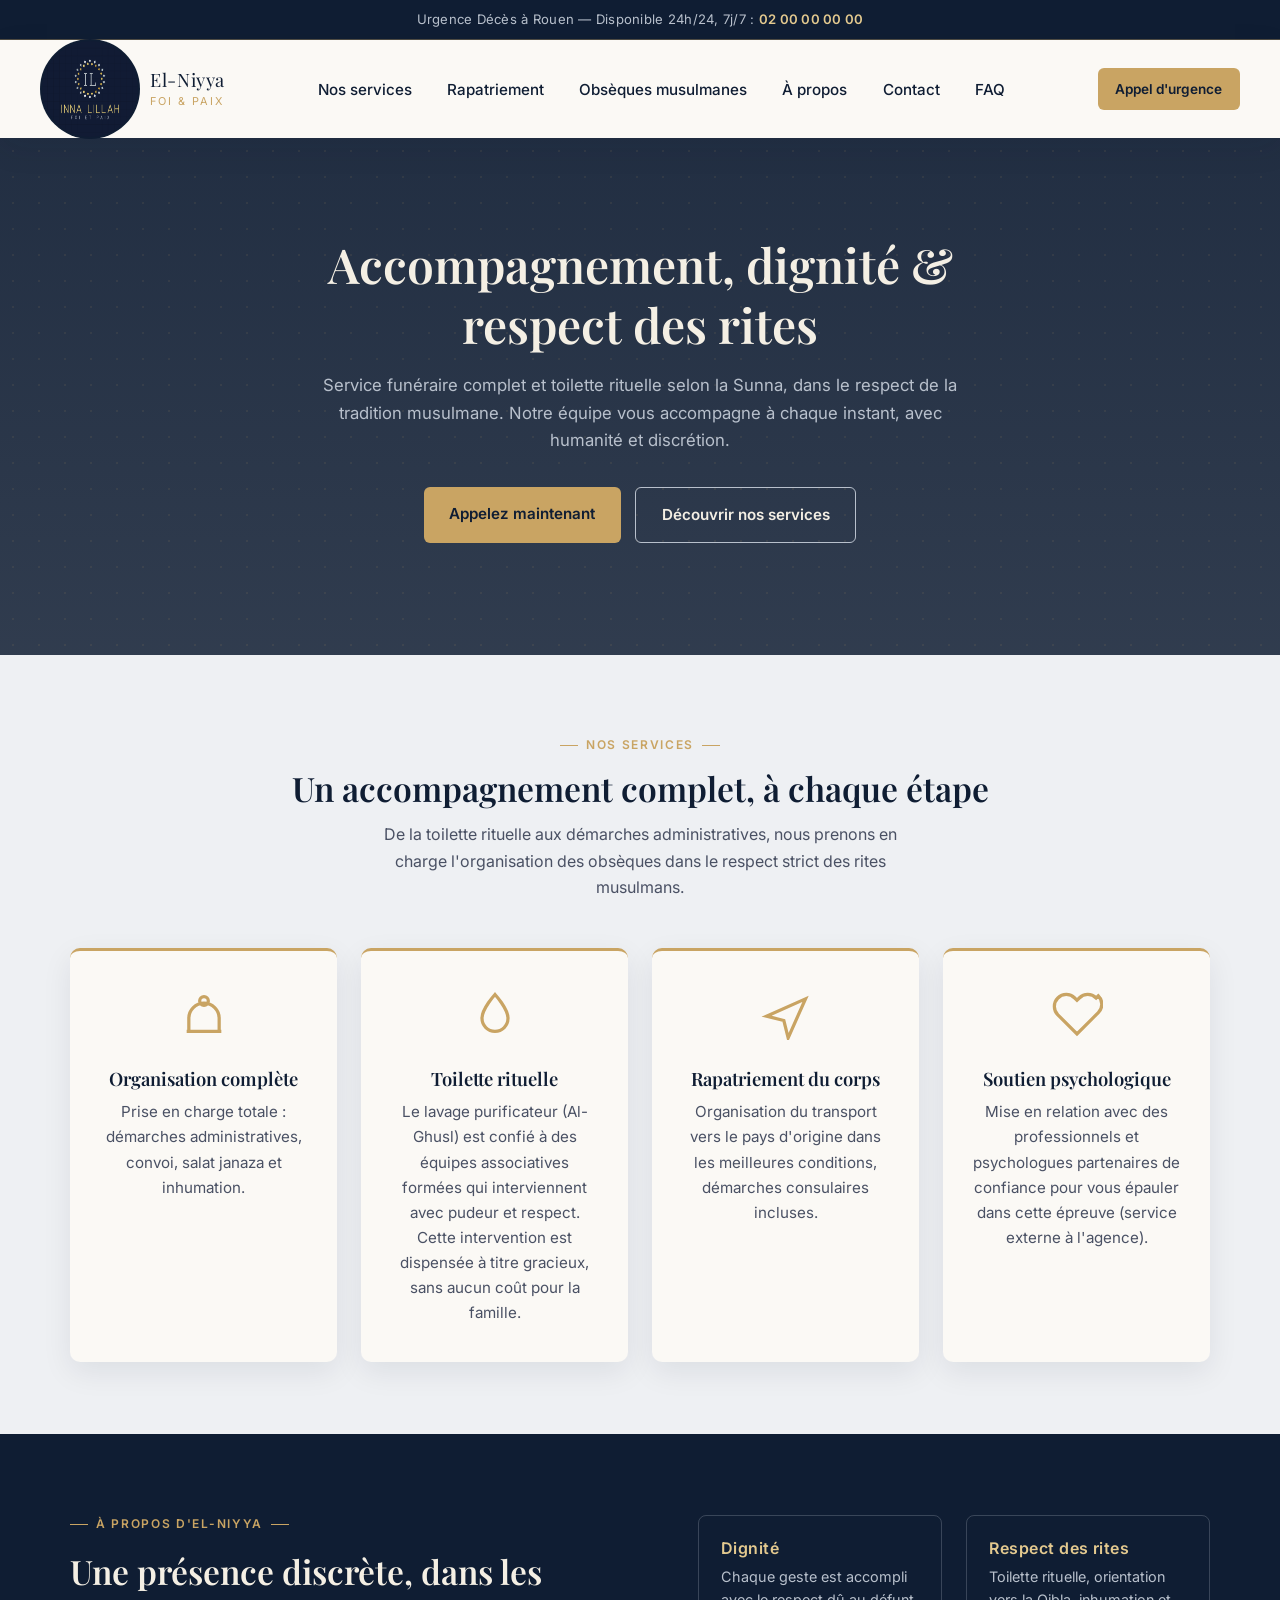
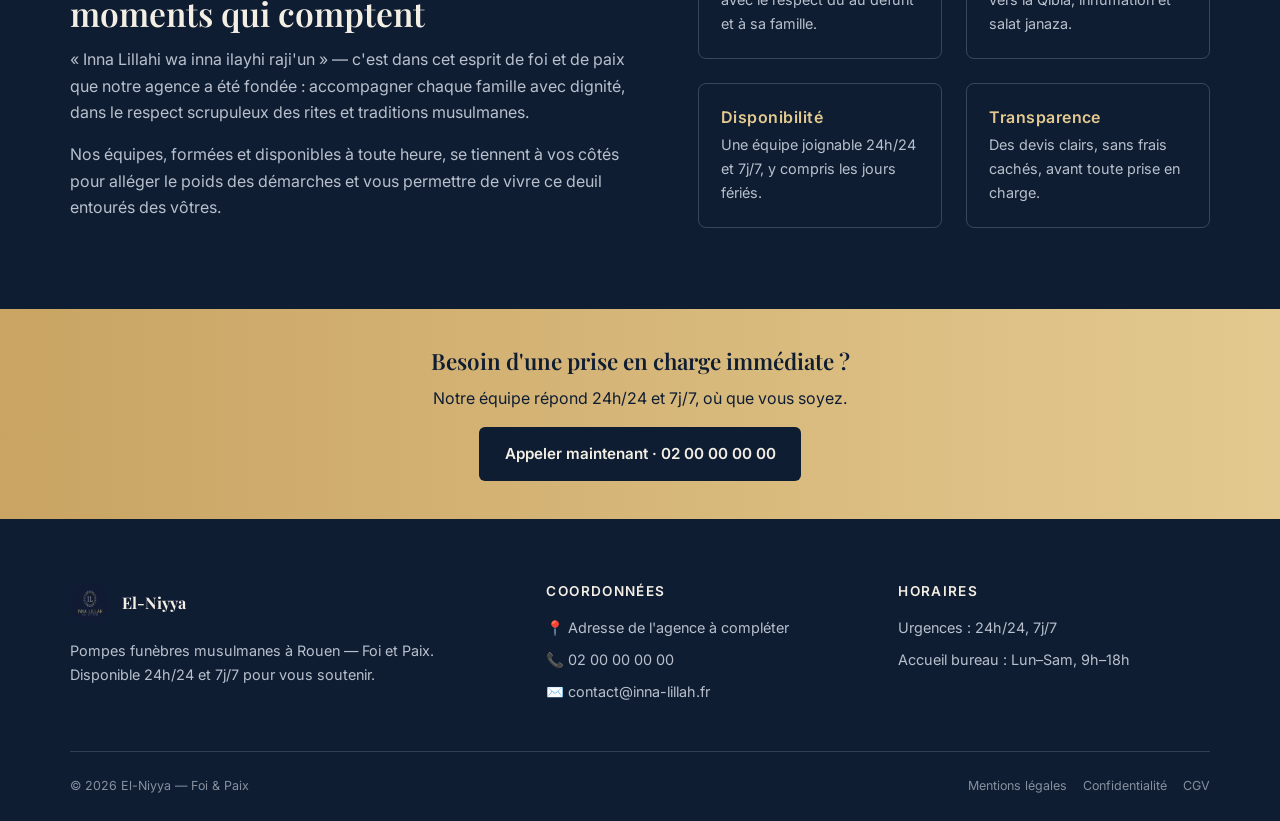
<file: index.html>
<!DOCTYPE html>
<html lang="fr">
<head>
<meta charset="UTF-8">
<meta name="viewport" content="width=device-width, initial-scale=1.0">

<!-- ===================== SEO : TITLE & META ===================== -->
<title>Pompes funèbres musulmanes à Rouen – El-Niyya | 24h/24</title>
<meta name="description" content="El-Niyya, pompes funèbres musulmanes à Rouen : toilette rituelle, organisation d'obsèques, rapatriement vers l'Algérie, le Maroc et la Tunisie. Disponible 24h/24, 7j/7.">
<meta name="robots" content="index, follow">
<link rel="canonical" href="https://www.www.el-niyya.fr/">

<!-- Open Graph (partage réseaux sociaux) -->
<meta property="og:type" content="website">
<meta property="og:url" content="https://www.el-niyya.fr/">
<meta property="og:title" content="Pompes funèbres musulmanes à Rouen – El-Niyya | 24h/24">
<meta property="og:description" content="Accompagnement digne et respectueux des rites musulmans à Rouen : toilette rituelle, obsèques, rapatriement Algérie, Maroc, Tunisie.">
<meta property="og:image" content="/logo-inna-lillah.png">
<meta property="og:locale" content="fr_FR">
<meta property="og:site_name" content="El-Niyya">


<!-- Favicon -->
<link rel="icon" type="image/png" href="logo-inna-lillah.png">
<link rel="apple-touch-icon" href="/assets/logo-el-niyya.png">

<!-- Polices -->
<link rel="preconnect" href="https://fonts.googleapis.com">
<link rel="preconnect" href="https://fonts.gstatic.com" crossorigin>
<link href="https://fonts.googleapis.com/css2?family=Playfair+Display:wght@500;600;700&family=Inter:wght@300;400;500;600&display=swap" rel="stylesheet">

<!-- ===================== DONNÉES STRUCTURÉES SCHEMA.ORG ===================== -->
<!-- Type LocalBusiness, sous-type FuneralHome : à compléter avec les données réelles de l'agence -->
<script type="application/ld+json">
{
  "@context": "https://schema.org",
  "@type": "FuneralHome",
  "name": "El-Niyya",
  "slogan": "Foi et Paix",
  "alternateName": "El-Niyya - Foi et Paix",
  "url": "https://www.el-niyya.fr/",
  "image": "https://www.inna-lillah.fr/assets/logo-inna-lillah.png",
  "description": "Pompes funèbres musulmanes à Rouen : toilette rituelle, organisation d'obsèques et rapatriement vers l'Algérie, le Maroc et la Tunisie.",
  "telephone": "+33200000000",
  "priceRange": "€€",
  "address": {
    "@type": "PostalAddress",
    "streetAddress": "Adresse de l'agence à compléter",
    "addressLocality": "Rouen",
    "postalCode": "76000",
    "addressRegion": "Normandie",
    "addressCountry": "FR"
  },
  "openingHoursSpecification": [
    {
      "@type": "OpeningHoursSpecification",
      "dayOfWeek": ["Monday","Tuesday","Wednesday","Thursday","Friday","Saturday","Sunday"],
      "opens": "00:00",
      "closes": "23:59"
    }
  ],
  "areaServed": [
    {"@type": "City", "name": "Rouen"},
    {"@type": "AdministrativeArea", "name": "Seine-Maritime"},
    {"@type": "AdministrativeArea", "name": "Normandie"}
  ]
}
</script>

<link rel="stylesheet" href="style.css">
</head>
<body>

<!-- Icônes SVG réutilisables (sprite invisible) -->
<svg width="0" height="0" style="position:absolute" aria-hidden="true">
  <symbol id="icone-mosquee" viewBox="0 0 24 24" fill="none" stroke="currentColor" stroke-width="1.5">
    <path d="M4 20h16M5 20v-6a7 7 0 0 1 14 0v6M12 4a2 2 0 1 1 0 4 2 2 0 0 1 0-4Z"/>
  </symbol>
  <symbol id="icone-goutte" viewBox="0 0 24 24" fill="none" stroke="currentColor" stroke-width="1.5">
    <path d="M12 3s6 6.5 6 11a6 6 0 1 1-12 0c0-4.5 6-11 6-11Z"/>
  </symbol>
  <symbol id="icone-avion" viewBox="0 0 24 24" fill="none" stroke="currentColor" stroke-width="1.5">
    <path d="M3 13l18-8-8 18-2-8-8-2Z"/>
  </symbol>
  <symbol id="icone-bouclier" viewBox="0 0 24 24" fill="none" stroke="currentColor" stroke-width="1.5">
    <path d="M12 3l7 3v6c0 4.5-3 7.5-7 9-4-1.5-7-4.5-7-9V6l7-3Z"/>
  </symbol>
  <symbol id="icone-etoile-couronne" viewBox="0 0 100 100">
    <g fill="none" stroke="currentColor" stroke-width="1">
      <circle cx="50" cy="50" r="34" stroke-dasharray="2 6"/>
    </g>
  </symbol>
  <symbol id="icone-telephone" viewBox="0 0 24 24" fill="none" stroke="currentColor" stroke-width="1.8">
    <path d="M22 16.92v3a2 2 0 0 1-2.18 2 19.79 19.79 0 0 1-8.63-3.07 19.5 19.5 0 0 1-6-6 19.79 19.79 0 0 1-3.07-8.67A2 2 0 0 1 4.11 2h3a2 2 0 0 1 2 1.72c.13.96.36 1.9.68 2.81a2 2 0 0 1-.45 2.11L8.09 9.91a16 16 0 0 0 6 6l1.27-1.27a2 2 0 0 1 2.11-.45c.91.32 1.85.55 2.81.68A2 2 0 0 1 22 16.92Z"/>
  </symbol>
  <symbol id="icone-coeur" viewBox="0 0 24 24" fill="none" stroke="currentColor" stroke-width="1.5">
  <path d="M20.84 4.61a5.5 5.5 0 0 0-7.78 0L12 5.67l-1.06-1.06a5.5 5.5 0 0 0-7.78 7.78l1.06 1.06L12 21.23l8.78-8.78 1.06-1.06a5.5 5.5 0 0 0 0-7.78z"/>
</symbol>
</svg>

<!-- ===================== EN-TÊTE ===================== -->
<header>
  <div class="top-bar">
    <span>Urgence Décès à Rouen — Disponible 24h/24, 7j/7 : <a href="tel:+33200000000"><strong>02 00 00 00 00</strong></a></span>
  </div>

  <nav aria-label="Navigation principale">
    <a href="index.html" class="brand" aria-label="Retour à l'accueil El-Niyya">
      <img src="logo-inna-lillah.png" alt="Logo El-Niyya, pompes funèbres musulmanes à Rouen" width="55" height="55">
      <span class="brand-text">
        <span class="nom">El-Niyya</span><br>
        <span class="signature">Foi &amp; Paix</span>
      </span>
    </a>

    <ul class="nav-links" id="menu-mobile">
      <li><a href="#services">Nos services</a></li>
      <li><a href="rapatriement.html">Rapatriement</a></li>
      <li><a href="obseques-musulmanes-rouen.html">Obsèques musulmanes</a></li>
      <li><a href="#apropos">À propos</a></li>
      <li><a href="#contact">Contact</a></li>
      <li><a href="faq.html">FAQ</a></li>
    </ul>

    <div class="nav-actions">
      <a href="tel:+33200000000" class="btn-call">Appel d'urgence</a>
      <button class="btn-menu" id="btn-menu" aria-label="Ouvrir le menu" aria-expanded="false" aria-controls="menu-mobile">
        <span></span>
      </button>
    </div>
  </nav>
</header>

<main>

  <!-- ===================== HÉRO ===================== -->
  <section class="hero">
    <div class="hero-content">
      <h1>Accompagnement, dignité &amp; respect des rites</h1>
      <p>Service funéraire complet et toilette rituelle selon la Sunna, dans le respect de la tradition musulmane. Notre équipe vous accompagne à chaque instant, avec humanité et discrétion.</p>
      <div class="hero-btns">
        <a href="#contact" class="btn-primary">Appelez maintenant</a>
        <a href="#services" class="btn-outline">Découvrir nos services</a>
      </div>
    </div>
  </section>

  <!-- ===================== SERVICES ===================== -->
  <section id="services" class="services">
    <div class="container">
      <div class="header-section">
        <p class="eyebrow">Nos services</p>
        <h2 class="section-title">Un accompagnement complet, à chaque étape</h2>
        <p class="section-intro">De la toilette rituelle aux démarches administratives, nous prenons en charge l'organisation des obsèques dans le respect strict des rites musulmans.</p>
      </div>

      <div class="services-grid">
        <article class="card">
          <svg class="icone" aria-hidden="true"><use href="#icone-mosquee"/></svg>
          <h3>Organisation complète</h3>
          <p>Prise en charge totale : démarches administratives, convoi, salat janaza et inhumation.</p>
        </article>

        <article class="card" id="toilette">
          <svg class="icone" aria-hidden="true"><use href="#icone-goutte"/></svg>
          <h3>Toilette rituelle</h3>
          <p>Le lavage purificateur (Al-Ghusl) est confié à des équipes associatives formées qui interviennent avec pudeur et respect. Cette intervention est dispensée à titre gracieux, sans aucun coût pour la famille.</p>
        </article>

        <article class="card">
          <svg class="icone" aria-hidden="true"><use href="#icone-avion"/></svg>
          <h3>Rapatriement du corps</h3>
          <p>Organisation du transport vers le pays d'origine dans les meilleures conditions, démarches consulaires incluses.</p>
        </article>
        <article class="card">
  <svg class="icone" aria-hidden="true"><use href="#icone-coeur"/></svg>
  <h3>Soutien psychologique</h3>
  <p>Mise en relation avec des professionnels et psychologues partenaires de confiance pour vous épauler dans cette épreuve (service externe à l'agence).</p>
</article>
      </div>
    </div>
  </section>

  <!-- Séparateur — motif étoiles du logo -->
 

  <!-- ===================== À PROPOS / VALEURS ===================== -->
  <section id="apropos" class="apropos">
    <div class="container apropos-grid">
      <div class="apropos-texte">
        <p class="eyebrow">À propos d'El-Niyya</p>
        <h2 class="section-title" style="text-align:left">Une présence discrète, dans les moments qui comptent</h2>
        <p>« Inna Lillahi wa inna ilayhi raji'un » — c'est dans cet esprit de foi et de paix que notre agence a été fondée : accompagner chaque famille avec dignité, dans le respect scrupuleux des rites et traditions musulmanes.</p>
        <p>Nos équipes, formées et disponibles à toute heure, se tiennent à vos côtés pour alléger le poids des démarches et vous permettre de vivre ce deuil entourés  des vôtres.</p>
      </div>

      <div class="valeurs">
        <div class="valeur">
          <h4>Dignité</h4>
          <p>Chaque geste est accompli avec le respect dû au défunt et à sa famille.</p>
        </div>
        <div class="valeur">
          <h4>Respect des rites</h4>
          <p>Toilette rituelle, orientation vers la Qibla, inhumation et salat janaza.</p>
        </div>
        <div class="valeur">
          <h4>Disponibilité</h4>
          <p>Une équipe joignable 24h/24 et 7j/7, y compris les jours fériés.</p>
        </div>
        <div class="valeur">
          <h4>Transparence</h4>
          <p>Des devis clairs, sans frais cachés, avant toute prise en charge.</p>
        </div>
      </div>
    </div>
  </section>

  <!-- ===================== BANDE URGENCE ===================== -->
  <section class="bande-urgence">
    <h2>Besoin d'une prise en charge immédiate ?</h2>
    <p>Notre équipe répond 24h/24 et 7j/7, où que vous soyez.</p>
    <a href="tel:+33200000000" class="btn-primary">Appeler maintenant · 02 00 00 00 00</a>
  </section>

</main>

<!-- ===================== PIED DE PAGE ===================== -->
<footer id="contact">
  <div class="container">
    <div class="footer-grid">

      <div class="footer-col">
        <div class="footer-brand">
          <img src="logo-inna-lillah.png" alt="Logo Inna Lillah" width="40" height="40">
          <strong style="color:var(--sable); font-family:'Playfair Display',serif;">El-Niyya</strong>
        </div>
        <p>Pompes funèbres musulmanes à Rouen — Foi et Paix. Disponible 24h/24 et 7j/7 pour vous soutenir.</p>
      </div>

      <div class="footer-col">
        <h4>Coordonnées</h4>
        <ul>
          <li>📍 Adresse de l'agence à compléter</li>
          <li>📞 <a href="tel:+33200000000">02 00 00 00 00</a></li>
          <li>✉️ <a href="mailto:contact@inna-lillah.fr">contact@inna-lillah.fr</a></li>
        </ul>
      </div>

      <div class="footer-col">
        <h4>Horaires</h4>
        <ul>
          <li>Urgences : 24h/24, 7j/7</li>
          <li>Accueil bureau : Lun–Sam, 9h–18h</li>
        </ul>
      </div>
    </div>

    <div class="footer-bottom">
      <span>&copy; <span id="annee-courante">2026</span> El-Niyya — Foi &amp; Paix</span>
      <nav aria-label="Liens légaux">
        <a href="/mentions-legales.html">Mentions légales</a>
        <a href="/politique-confidentialite.html">Confidentialité</a>
        <a href="/cgv.html">CGV</a>
      </nav>
    </div>
  </div>
</footer>

<!-- Bouton d'appel flottant (mobile) -->
<a href="tel:+33200000000" class="appel-flottant" aria-label="Appeler l'agence en urgence">
  <svg aria-hidden="true"><use href="#icone-telephone"/></svg>
</a>

<script src="script.js" defer></script>
</body>
</html>
</file>
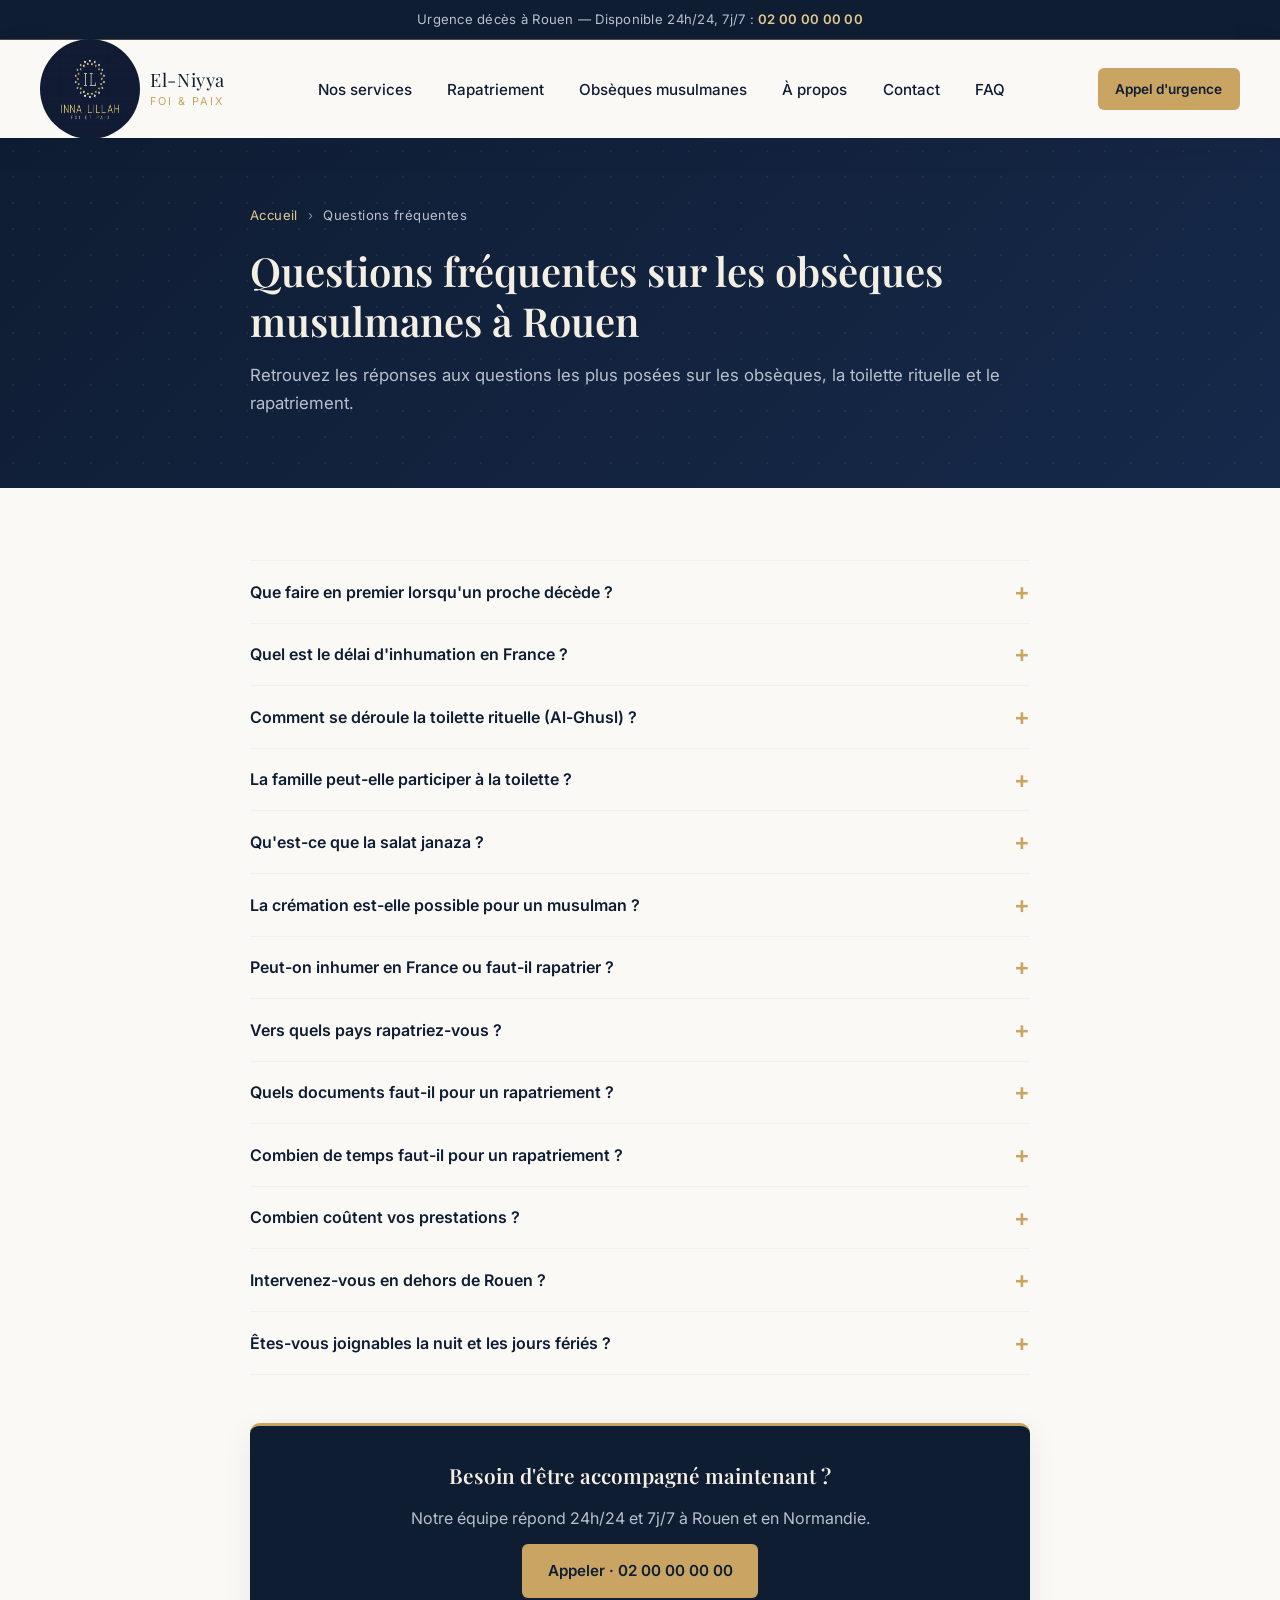
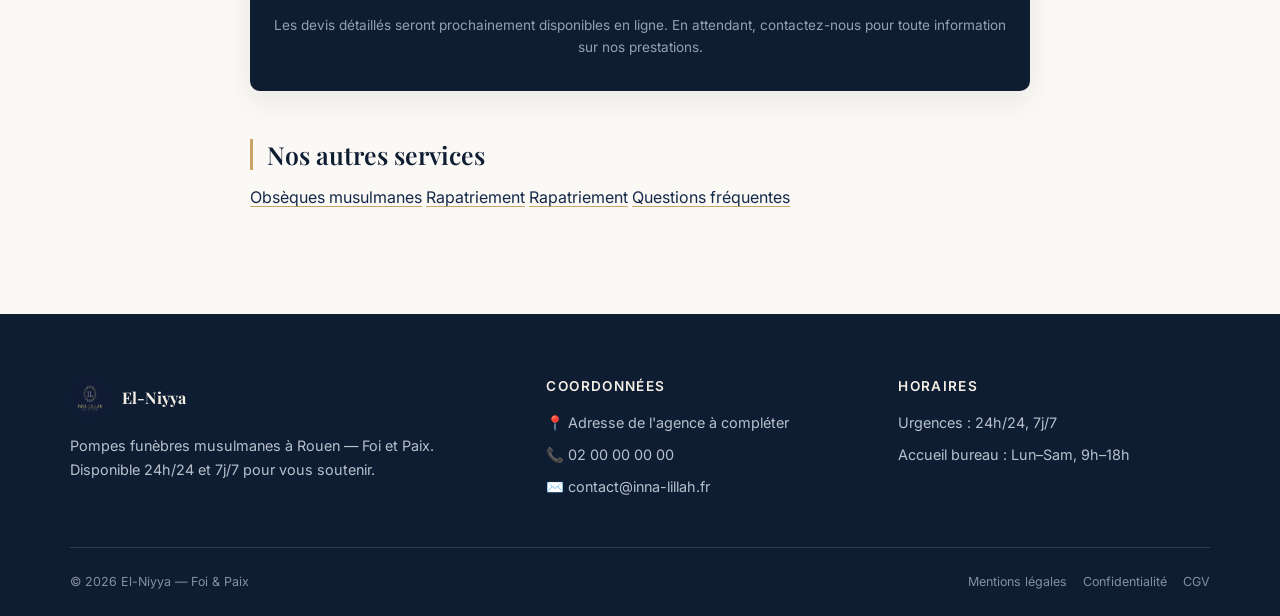
<file: faq.html>
<!DOCTYPE html>
<html lang="fr">
<head>
<meta charset="UTF-8">
<meta name="viewport" content="width=device-width, initial-scale=1.0">
<title>FAQ obsèques musulmanes et rapatriement à Rouen | El-Niyya</title>
<meta name="description" content="Réponses à vos questions : délai d'inhumation, toilette rituelle, salat janaza, rapatriement Algérie, Maroc, Tunisie, démarches. El-Niyya, Rouen, 24h/24.">
<meta name="robots" content="index, follow">
<link rel="canonical" href="https://www.el-niyya.fr/faq.html">
<meta property="og:type" content="website">
<meta property="og:url" content="https://www.el-niyya.fr/faq.html">
<meta property="og:title" content="FAQ obsèques musulmanes et rapatriement à Rouen | El-Niyya">
<meta property="og:description" content="Réponses à vos questions : délai d'inhumation, toilette rituelle, salat janaza, rapatriement Algérie, Maroc, Tunisie, démarches. El-Niyya, Rouen, 24h/24.">
<meta property="og:image" content="https://www.el-niyya.fr/assets/logo-el-niyya.png">
<meta property="og:locale" content="fr_FR">
<meta property="og:site_name" content="El-Niyya">
<link rel="icon" type="image/png" href="/assets/logo-el-niyya.png">
<link rel="apple-touch-icon" href="/assets/logo-el-niyya.png">
<link rel="preconnect" href="https://fonts.googleapis.com">
<link rel="preconnect" href="https://fonts.gstatic.com" crossorigin>
<link href="https://fonts.googleapis.com/css2?family=Playfair+Display:wght@500;600;700&family=Inter:wght@300;400;500;600&display=swap" rel="stylesheet">
<script type="application/ld+json">{"@context": "https://schema.org", "@type": "FAQPage", "mainEntity": [{"@type": "Question", "name": "Que faire en premier lorsqu'un proche décède ?", "acceptedAnswer": {"@type": "Answer", "text": "Si le décès a lieu à domicile, faites constater le décès par un médecin, qui établit le certificat de décès. Appelez-nous ensuite à toute heure : nous vous guidons et organisons la prise en charge du défunt. Si le décès a lieu à l'hôpital ou en maison de retraite, l'établissement vous indiquera les démarches, et vous pouvez nous contacter directement."}}, {"@type": "Question", "name": "Quel est le délai d'inhumation en France ?", "acceptedAnswer": {"@type": "Answer", "text": "En principe, l'inhumation doit avoir lieu dans les six jours suivant le décès, dimanches et jours fériés non compris. Une dérogation est possible dans certains cas, notamment en cas de rapatriement. Nous vous précisons les délais applicables à votre situation."}}, {"@type": "Question", "name": "Comment se déroule la toilette rituelle (Al-Ghusl) ?", "acceptedAnswer": {"@type": "Answer", "text": "Le défunt est lavé avec soin et pudeur, selon la Sunna, par des personnes du même sexe, puis enveloppé dans le linceul (kafan). Retrouvez le détail sur notre page <a href='/toilette-rituelle-rouen.html'>toilette rituelle à Rouen</a>."}}, {"@type": "Question", "name": "La famille peut-elle participer à la toilette ?", "acceptedAnswer": {"@type": "Answer", "text": "Selon vos souhaits et les possibilités, des proches peuvent y participer ou y assister. Nous en discutons ensemble, sans rien imposer."}}, {"@type": "Question", "name": "Qu'est-ce que la salat janaza ?", "acceptedAnswer": {"@type": "Answer", "text": "C'est la prière funéraire, accomplie collectivement avant l'inhumation. Elle se fait généralement debout, sans prosternation. Nous coordonnons avec vous le lieu et l'horaire."}}, {"@type": "Question", "name": "La crémation est-elle possible pour un musulman ?", "acceptedAnswer": {"@type": "Answer", "text": "Non. La tradition musulmane prescrit l'inhumation et interdit la crémation. Nos prestations respectent ce principe."}}, {"@type": "Question", "name": "Peut-on inhumer en France ou faut-il rapatrier ?", "acceptedAnswer": {"@type": "Answer", "text": "C'est le choix de la famille. Certaines familles inhument à Rouen ou en Normandie, d'autres rapatrient le défunt au pays. Nous vous accompagnons dans les deux cas."}}, {"@type": "Question", "name": "Vers quels pays rapatriez-vous ?", "acceptedAnswer": {"@type": "Answer", "text": "Actuellement vers l'Algérie, le Maroc et la Tunisie. Consultez notre page <a href='/rapatriement-algerie-maroc-tunisie-rouen.html'>rapatriement depuis Rouen</a>. Pour un autre pays, contactez-nous."}}, {"@type": "Question", "name": "Quels documents faut-il pour un rapatriement ?", "acceptedAnswer": {"@type": "Answer", "text": "En général : le certificat de décès, une pièce d'identité ou le passeport du défunt, et les autorisations administratives. La liste exacte dépend du pays et de la situation ; nous vous la précisons dès votre appel."}}, {"@type": "Question", "name": "Combien de temps faut-il pour un rapatriement ?", "acceptedAnswer": {"@type": "Answer", "text": "Le délai dépend des formalités administratives, des disponibilités de vol et du pays de destination. Nous mettons tout en œuvre pour aller le plus vite possible et vous tenons informés à chaque étape."}}, {"@type": "Question", "name": "Combien coûtent vos prestations ?", "acceptedAnswer": {"@type": "Answer", "text": "Le coût dépend des prestations choisies (inhumation en France ou rapatriement, destination, etc.). Nos devis détaillés seront prochainement disponibles en ligne. En attendant, appelez-nous pour obtenir une information claire."}}, {"@type": "Question", "name": "Intervenez-vous en dehors de Rouen ?", "acceptedAnswer": {"@type": "Answer", "text": "Nous intervenons à Rouen, en Seine-Maritime et en Normandie. Contactez-nous pour vérifier votre secteur."}}, {"@type": "Question", "name": "Êtes-vous joignables la nuit et les jours fériés ?", "acceptedAnswer": {"@type": "Answer", "text": "Oui, notre équipe est joignable 24h/24 et 7j/7, jours fériés compris."}}]}</script>
<link rel="stylesheet" href="style.css">
</head>
<body>
<header>
  <div class="top-bar">
    <span>Urgence décès à Rouen — Disponible 24h/24, 7j/7 : <a href="tel:+33200000000"><strong>02 00 00 00 00</strong></a></span>
  </div>
  <nav aria-label="Navigation principale">
    <a href="/" class="brand" aria-label="Retour à l'accueil El-Niyya">
      <img src="logo-inna-lillah.png" alt="Logo El-Niyya, pompes funèbres musulmanes à Rouen" width="55" height="55">
      <span class="brand-text"><span class="nom">El-Niyya</span><br><span class="signature">Foi &amp; Paix</span></span>
    </a>
    <ul class="nav-links" id="menu-mobile">
      <li><a href="index.html#services">Nos services</a></li>
      <li><a href="rapatriement.html">Rapatriement</a></li>
      <li><a href="obseques-musulmanes-rouen.html">Obsèques musulmanes</a></li>
      <li><a href="index.html#apropos">À propos</a></li>
      <li><a href="index.html#contact">Contact</a></li>
      <li><a href="faq.html">FAQ</a></li>
    </ul>
    <div class="nav-actions">
      <a href="tel:+33200000000" class="btn-call">Appel d'urgence</a>
      <button class="btn-menu" id="btn-menu" aria-label="Ouvrir le menu" aria-expanded="false" aria-controls="menu-mobile"><span></span></button>
    </div>
  </nav>
</header>
<main>
<section class="page-hero">
  <div class="container">
    <div class="page-hero-inner">
      <p class="breadcrumb"><a href="/">Accueil</a> <span aria-hidden="true">›</span> Questions fréquentes</p>
      <h1>Questions fréquentes sur les obsèques musulmanes à Rouen</h1>
      <p class="page-intro">Retrouvez les réponses aux questions les plus posées sur les obsèques, la toilette rituelle et le rapatriement.</p>
    </div>
  </div>
</section>
<section class="page-body">
  <div class="container">
    <div class="page-content">
      <details class="faq-item"><summary>Que faire en premier lorsqu'un proche décède ?</summary><p>Si le décès a lieu à domicile, faites constater le décès par un médecin, qui établit le certificat de décès. Appelez-nous ensuite à toute heure : nous vous guidons et organisons la prise en charge du défunt. Si le décès a lieu à l'hôpital ou en maison de retraite, l'établissement vous indiquera les démarches, et vous pouvez nous contacter directement.</p></details>
      <details class="faq-item"><summary>Quel est le délai d'inhumation en France ?</summary><p>En principe, l'inhumation doit avoir lieu dans les six jours suivant le décès, dimanches et jours fériés non compris. Une dérogation est possible dans certains cas, notamment en cas de rapatriement. Nous vous précisons les délais applicables à votre situation.</p></details>
      <details class="faq-item"><summary>Comment se déroule la toilette rituelle (Al-Ghusl) ?</summary><p>Le défunt est lavé avec soin et pudeur, selon la Sunna, par des personnes du même sexe, puis enveloppé dans le linceul (kafan). Retrouvez le détail sur notre page <a href='/toilette-rituelle-rouen.html'>toilette rituelle à Rouen</a>.</p></details>
      <details class="faq-item"><summary>La famille peut-elle participer à la toilette ?</summary><p>Selon vos souhaits et les possibilités, des proches peuvent y participer ou y assister. Nous en discutons ensemble, sans rien imposer.</p></details>
      <details class="faq-item"><summary>Qu'est-ce que la salat janaza ?</summary><p>C'est la prière funéraire, accomplie collectivement avant l'inhumation. Elle se fait généralement debout, sans prosternation. Nous coordonnons avec vous le lieu et l'horaire.</p></details>
      <details class="faq-item"><summary>La crémation est-elle possible pour un musulman ?</summary><p>Non. La tradition musulmane prescrit l'inhumation et interdit la crémation. Nos prestations respectent ce principe.</p></details>
      <details class="faq-item"><summary>Peut-on inhumer en France ou faut-il rapatrier ?</summary><p>C'est le choix de la famille. Certaines familles inhument à Rouen ou en Normandie, d'autres rapatrient le défunt au pays. Nous vous accompagnons dans les deux cas.</p></details>
      <details class="faq-item"><summary>Vers quels pays rapatriez-vous ?</summary><p>Actuellement vers l'Algérie, le Maroc et la Tunisie. Consultez notre page <a href='/rapatriement-algerie-maroc-tunisie-rouen.html'>rapatriement depuis Rouen</a>. Pour un autre pays, contactez-nous.</p></details>
      <details class="faq-item"><summary>Quels documents faut-il pour un rapatriement ?</summary><p>En général : le certificat de décès, une pièce d'identité ou le passeport du défunt, et les autorisations administratives. La liste exacte dépend du pays et de la situation ; nous vous la précisons dès votre appel.</p></details>
      <details class="faq-item"><summary>Combien de temps faut-il pour un rapatriement ?</summary><p>Le délai dépend des formalités administratives, des disponibilités de vol et du pays de destination. Nous mettons tout en œuvre pour aller le plus vite possible et vous tenons informés à chaque étape.</p></details>
      <details class="faq-item"><summary>Combien coûtent vos prestations ?</summary><p>Le coût dépend des prestations choisies (inhumation en France ou rapatriement, destination, etc.). Nos devis détaillés seront prochainement disponibles en ligne. En attendant, appelez-nous pour obtenir une information claire.</p></details>
      <details class="faq-item"><summary>Intervenez-vous en dehors de Rouen ?</summary><p>Nous intervenons à Rouen, en Seine-Maritime et en Normandie. Contactez-nous pour vérifier votre secteur.</p></details>
      <details class="faq-item"><summary>Êtes-vous joignables la nuit et les jours fériés ?</summary><p>Oui, notre équipe est joignable 24h/24 et 7j/7, jours fériés compris.</p></details>
      <div class="cta-box">
  <p><strong class="cta-titre">Besoin d'être accompagné maintenant ?</strong></p>
  <p>Notre équipe répond 24h/24 et 7j/7 à Rouen et en Normandie.</p>
  <p><a href="tel:+33200000000" class="btn-primary">Appeler · 02 00 00 00 00</a></p>
  <p class="cta-note">Les devis détaillés seront prochainement disponibles en ligne. En attendant, contactez-nous pour toute information sur nos prestations.</p>
</div>
      <h2>Nos autres services</h2>
      <p class="liens-services"><a href="obseques-musulmanes-rouen.html">Obsèques musulmanes</a> <a href="rapatriement.html">Rapatriement</a> <a href="rapatriement.html">Rapatriement</a> <a href="faq.html">Questions fréquentes</a></p>
    </div>
  </div>
</section>
</main>
<!-- ===================== PIED DE PAGE ===================== -->
<footer id="contact">
  <div class="container">
    <div class="footer-grid">

      <div class="footer-col">
        <div class="footer-brand">
          <img src="logo-inna-lillah.png" alt="Logo Inna Lillah" width="40" height="40">
          <strong style="color:var(--sable); font-family:'Playfair Display',serif;">El-Niyya</strong>
        </div>
        <p>Pompes funèbres musulmanes à Rouen — Foi et Paix. Disponible 24h/24 et 7j/7 pour vous soutenir.</p>
      </div>

      <div class="footer-col">
        <h4>Coordonnées</h4>
        <ul>
          <li>📍 Adresse de l'agence à compléter</li>
          <li>📞 <a href="tel:+33200000000">02 00 00 00 00</a></li>
          <li>✉️ <a href="mailto:contact@inna-lillah.fr">contact@inna-lillah.fr</a></li>
        </ul>
      </div>

      <div class="footer-col">
        <h4>Horaires</h4>
        <ul>
          <li>Urgences : 24h/24, 7j/7</li>
          <li>Accueil bureau : Lun–Sam, 9h–18h</li>
        </ul>
      </div>
    </div>

    <div class="footer-bottom">
      <span>&copy; <span id="annee-courante">2026</span> El-Niyya — Foi &amp; Paix</span>
      <nav aria-label="Liens légaux">
        <a href="/mentions-legales.html">Mentions légales</a>
        <a href="/politique-confidentialite.html">Confidentialité</a>
        <a href="/cgv.html">CGV</a>
      </nav>
    </div>
  </div>
</footer>
<a href="tel:+33200000000" class="appel-flottant" aria-label="Appeler El-Niyya en urgence"><svg aria-hidden="true" viewBox="0 0 24 24" fill="none" stroke="currentColor" stroke-width="1.8"><path d="M22 16.92v3a2 2 0 0 1-2.18 2 19.79 19.79 0 0 1-8.63-3.07 19.5 19.5 0 0 1-6-6 19.79 19.79 0 0 1-3.07-8.67A2 2 0 0 1 4.11 2h3a2 2 0 0 1 2 1.72c.13.96.36 1.9.68 2.81a2 2 0 0 1-.45 2.11L8.09 9.91a16 16 0 0 0 6 6l1.27-1.27a2 2 0 0 1 2.11-.45c.91.32 1.85.55 2.81.68A2 2 0 0 1 22 16.92Z"/></svg></a>
<script src="script.js" defer></script>
</body>
</html>
</file>
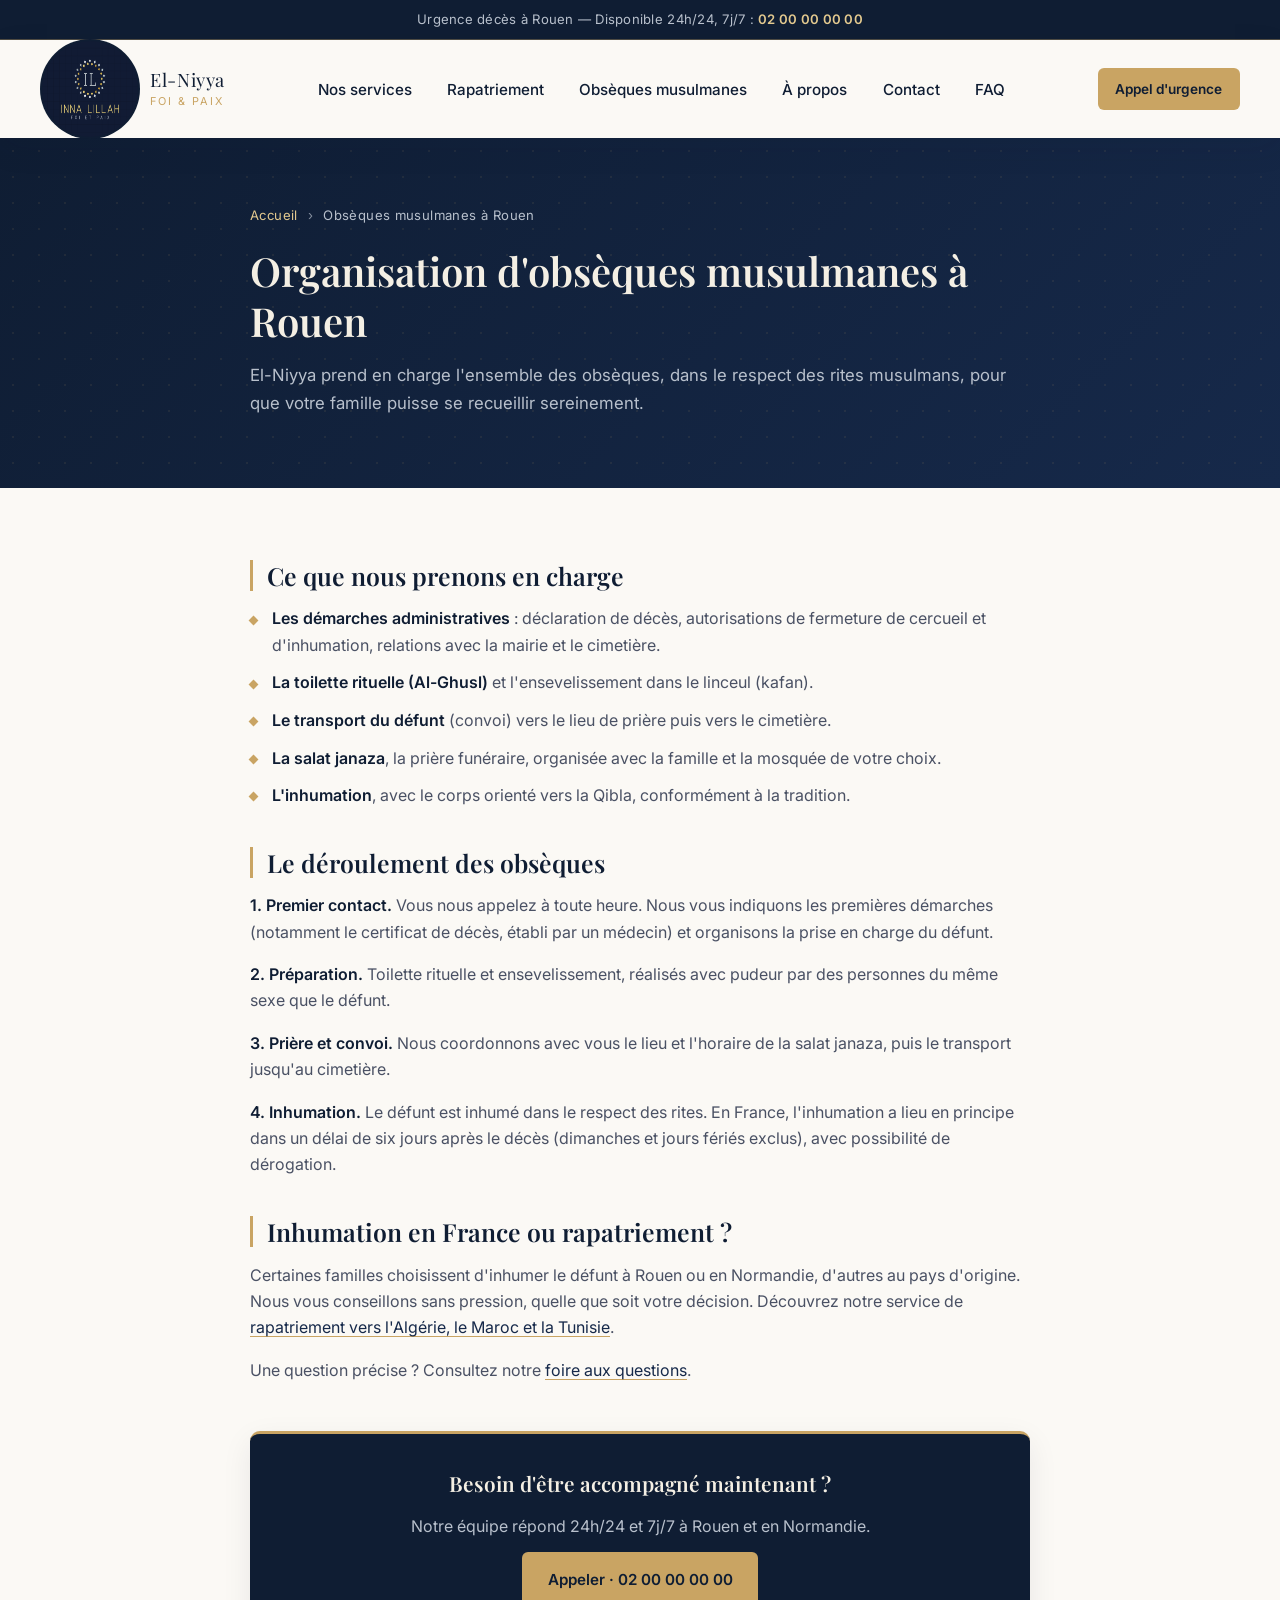
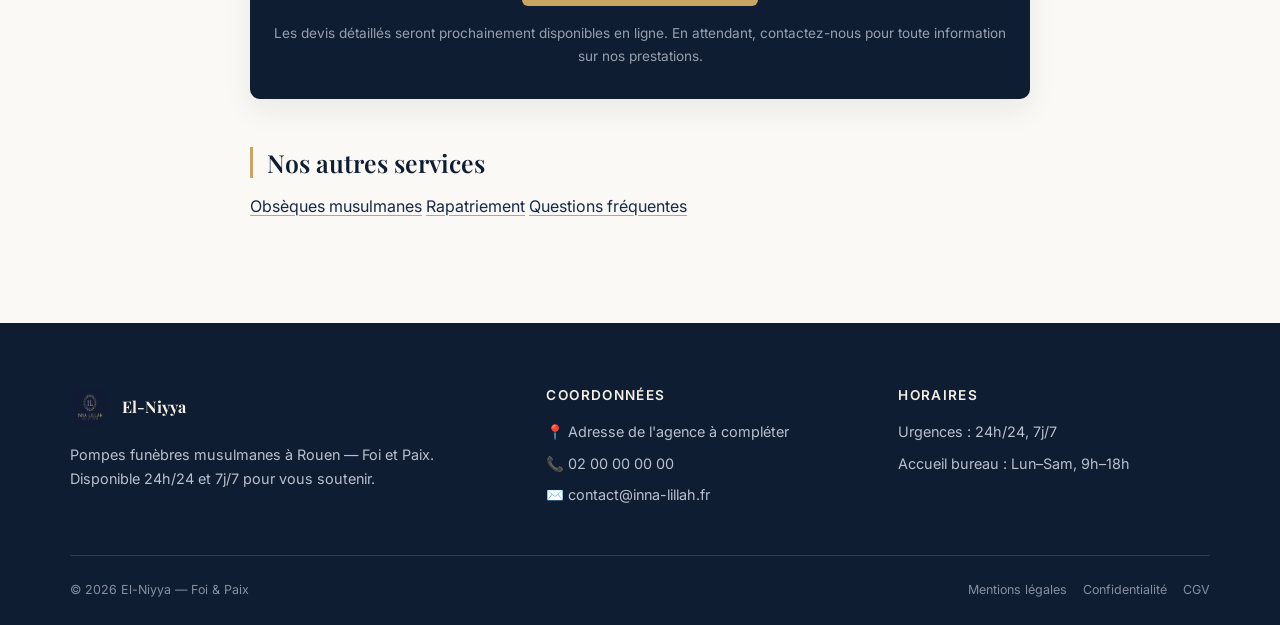
<file: obseques-musulmanes-rouen.html>
<!DOCTYPE html>
<html lang="fr">
<head>
<meta charset="UTF-8">
<meta name="viewport" content="width=device-width, initial-scale=1.0">
<title>Obsèques musulmanes à Rouen – Organisation complète | El-Niyya</title>
<meta name="description" content="Organisation d'obsèques musulmanes à Rouen : démarches administratives, toilette rituelle, convoi, salat janaza et inhumation. El-Niyya, disponible 24h/24.">
<meta name="robots" content="index, follow">
<link rel="canonical" href="https://www.el-niyya.fr/obseques-musulmanes-rouen.html">
<meta property="og:type" content="website">
<meta property="og:url" content="https://www.el-niyya.fr/obseques-musulmanes-rouen.html">
<meta property="og:title" content="Obsèques musulmanes à Rouen – Organisation complète | El-Niyya">
<meta property="og:description" content="Organisation d'obsèques musulmanes à Rouen : démarches administratives, toilette rituelle, convoi, salat janaza et inhumation. El-Niyya, disponible 24h/24.">
<meta property="og:image" content="https://www.el-niyya.fr/assets/logo-el-niyya.png">
<meta property="og:locale" content="fr_FR">
<meta property="og:site_name" content="El-Niyya">
<link rel="icon" type="image/png" href="/assets/logo-el-niyya.png">
<link rel="apple-touch-icon" href="/assets/logo-el-niyya.png">
<link rel="preconnect" href="https://fonts.googleapis.com">
<link rel="preconnect" href="https://fonts.gstatic.com" crossorigin>
<link href="https://fonts.googleapis.com/css2?family=Playfair+Display:wght@500;600;700&family=Inter:wght@300;400;500;600&display=swap" rel="stylesheet">
<script type="application/ld+json">{"@context": "https://schema.org", "@type": "Service", "name": "Organisation d'obsèques musulmanes", "description": "Organisation complète d'obsèques musulmanes à Rouen : démarches, toilette rituelle, salat janaza, convoi et inhumation.", "url": "https://www.el-niyya.fr/obseques-musulmanes-rouen.html", "serviceType": "Organisation d'obsèques musulmanes", "provider": {"@type": "FuneralHome", "name": "El-Niyya", "url": "https://www.el-niyya.fr/"}, "areaServed": [{"@type": "City", "name": "Rouen"}, {"@type": "AdministrativeArea", "name": "Normandie"}]}</script>
<link rel="stylesheet" href="style.css">
</head>
<body>
<header>
  <div class="top-bar">
    <span>Urgence décès à Rouen — Disponible 24h/24, 7j/7 : <a href="tel:+33200000000"><strong>02 00 00 00 00</strong></a></span>
  </div>
  <nav aria-label="Navigation principale">
    <a href="/" class="brand" aria-label="Retour à l'accueil El-Niyya">
      <img src="logo-inna-lillah.png" alt="Logo El-Niyya, pompes funèbres musulmanes à Rouen" width="55" height="55">
      <span class="brand-text"><span class="nom">El-Niyya</span><br><span class="signature">Foi &amp; Paix</span></span>
    </a>
    <ul class="nav-links" id="menu-mobile">
      <li><a href="index.html#services">Nos services</a></li>
      <li><a href="rapatriement.html">Rapatriement</a></li>
      <li><a href="obseques-musulmanes-rouen.html">Obsèques musulmanes</a></li>
      <li><a href="index.html#apropos">À propos</a></li>
      <li><a href="index.html#contact">Contact</a></li>
      <li><a href="faq.html">FAQ</a></li>
    </ul>
    <div class="nav-actions">
      <a href="tel:+33200000000" class="btn-call">Appel d'urgence</a>
      <button class="btn-menu" id="btn-menu" aria-label="Ouvrir le menu" aria-expanded="false" aria-controls="menu-mobile"><span></span></button>
    </div>
  </nav>
</header>
<main>
<section class="page-hero">
  <div class="container">
    <div class="page-hero-inner">
      <p class="breadcrumb"><a href="/">Accueil</a> <span aria-hidden="true">›</span> Obsèques musulmanes à Rouen</p>
      <h1>Organisation d'obsèques musulmanes à Rouen</h1>
      <p class="page-intro">El-Niyya prend en charge l'ensemble des obsèques, dans le respect des rites musulmans, pour que votre famille puisse se recueillir sereinement.</p>
    </div>
  </div>
</section>
<section class="page-body">
  <div class="container">
    <div class="page-content">
      <h2>Ce que nous prenons en charge</h2>
      <ul>
        <li><strong>Les démarches administratives</strong> : déclaration de décès, autorisations de fermeture de cercueil et d'inhumation, relations avec la mairie et le cimetière.</li>
        <li><strong>La toilette rituelle (Al-Ghusl)</strong> et l'ensevelissement dans le linceul (kafan).</li>
        <li><strong>Le transport du défunt</strong> (convoi) vers le lieu de prière puis vers le cimetière.</li>
        <li><strong>La salat janaza</strong>, la prière funéraire, organisée avec la famille et la mosquée de votre choix.</li>
        <li><strong>L'inhumation</strong>, avec le corps orienté vers la Qibla, conformément à la tradition.</li>
      </ul>
      <h2>Le déroulement des obsèques</h2>
      <p><strong>1. Premier contact.</strong> Vous nous appelez à toute heure. Nous vous indiquons les premières démarches (notamment le certificat de décès, établi par un médecin) et organisons la prise en charge du défunt.</p>
      <p><strong>2. Préparation.</strong> Toilette rituelle et ensevelissement, réalisés avec pudeur par des personnes du même sexe que le défunt.</p>
      <p><strong>3. Prière et convoi.</strong> Nous coordonnons avec vous le lieu et l'horaire de la salat janaza, puis le transport jusqu'au cimetière.</p>
      <p><strong>4. Inhumation.</strong> Le défunt est inhumé dans le respect des rites. En France, l'inhumation a lieu en principe dans un délai de six jours après le décès (dimanches et jours fériés exclus), avec possibilité de dérogation.</p>
      <h2>Inhumation en France ou rapatriement ?</h2>
      <p>Certaines familles choisissent d'inhumer le défunt à Rouen ou en Normandie, d'autres au pays d'origine. Nous vous conseillons sans pression, quelle que soit votre décision. Découvrez notre service de <a href="/rapatriement.html">rapatriement vers l'Algérie, le Maroc et la Tunisie</a>.</p>
      <p>Une question précise ? Consultez notre <a href="faq.html">foire aux questions</a>.</p>
      <div class="cta-box">
  <p><strong class="cta-titre">Besoin d'être accompagné maintenant ?</strong></p>
  <p>Notre équipe répond 24h/24 et 7j/7 à Rouen et en Normandie.</p>
  <p><a href="tel:+33200000000" class="btn-primary">Appeler · 02 00 00 00 00</a></p>
  <p class="cta-note">Les devis détaillés seront prochainement disponibles en ligne. En attendant, contactez-nous pour toute information sur nos prestations.</p>
</div>
      <h2>Nos autres services</h2>
      <p class="liens-services"><a href="obseques-musulmanes-rouen.html">Obsèques musulmanes</a> <a href="rapatriement.html">Rapatriement</a> <a href="faq.html">Questions fréquentes</a></p>
    </div>
  </div>
</section>
</main>
<footer id="contact">
  <div class="container">
    <div class="footer-grid">

      <div class="footer-col">
        <div class="footer-brand">
          <img src="logo-inna-lillah.png" alt="Logo Inna Lillah" width="40" height="40">
          <strong style="color:var(--sable); font-family:'Playfair Display',serif;">El-Niyya</strong>
        </div>
        <p>Pompes funèbres musulmanes à Rouen — Foi et Paix. Disponible 24h/24 et 7j/7 pour vous soutenir.</p>
      </div>

      <div class="footer-col">
        <h4>Coordonnées</h4>
        <ul>
          <li>📍 Adresse de l'agence à compléter</li>
          <li>📞 <a href="tel:+33200000000">02 00 00 00 00</a></li>
          <li>✉️ <a href="mailto:contact@inna-lillah.fr">contact@inna-lillah.fr</a></li>
        </ul>
      </div>

      <div class="footer-col">
        <h4>Horaires</h4>
        <ul>
          <li>Urgences : 24h/24, 7j/7</li>
          <li>Accueil bureau : Lun–Sam, 9h–18h</li>
        </ul>
      </div>
    </div>

    <div class="footer-bottom">
      <span>&copy; <span id="annee-courante">2026</span> El-Niyya — Foi &amp; Paix</span>
      <nav aria-label="Liens légaux">
        <a href="/mentions-legales.html">Mentions légales</a>
        <a href="/politique-confidentialite.html">Confidentialité</a>
        <a href="/cgv.html">CGV</a>
      </nav>
    </div>
  </div>
</footer>
<a href="tel:+33200000000" class="appel-flottant" aria-label="Appeler El-Niyya en urgence"><svg aria-hidden="true" viewBox="0 0 24 24" fill="none" stroke="currentColor" stroke-width="1.8"><path d="M22 16.92v3a2 2 0 0 1-2.18 2 19.79 19.79 0 0 1-8.63-3.07 19.5 19.5 0 0 1-6-6 19.79 19.79 0 0 1-3.07-8.67A2 2 0 0 1 4.11 2h3a2 2 0 0 1 2 1.72c.13.96.36 1.9.68 2.81a2 2 0 0 1-.45 2.11L8.09 9.91a16 16 0 0 0 6 6l1.27-1.27a2 2 0 0 1 2.11-.45c.91.32 1.85.55 2.81.68A2 2 0 0 1 22 16.92Z"/></svg></a>
<script src="script.js" defer></script>
</body>
</html>
</file>
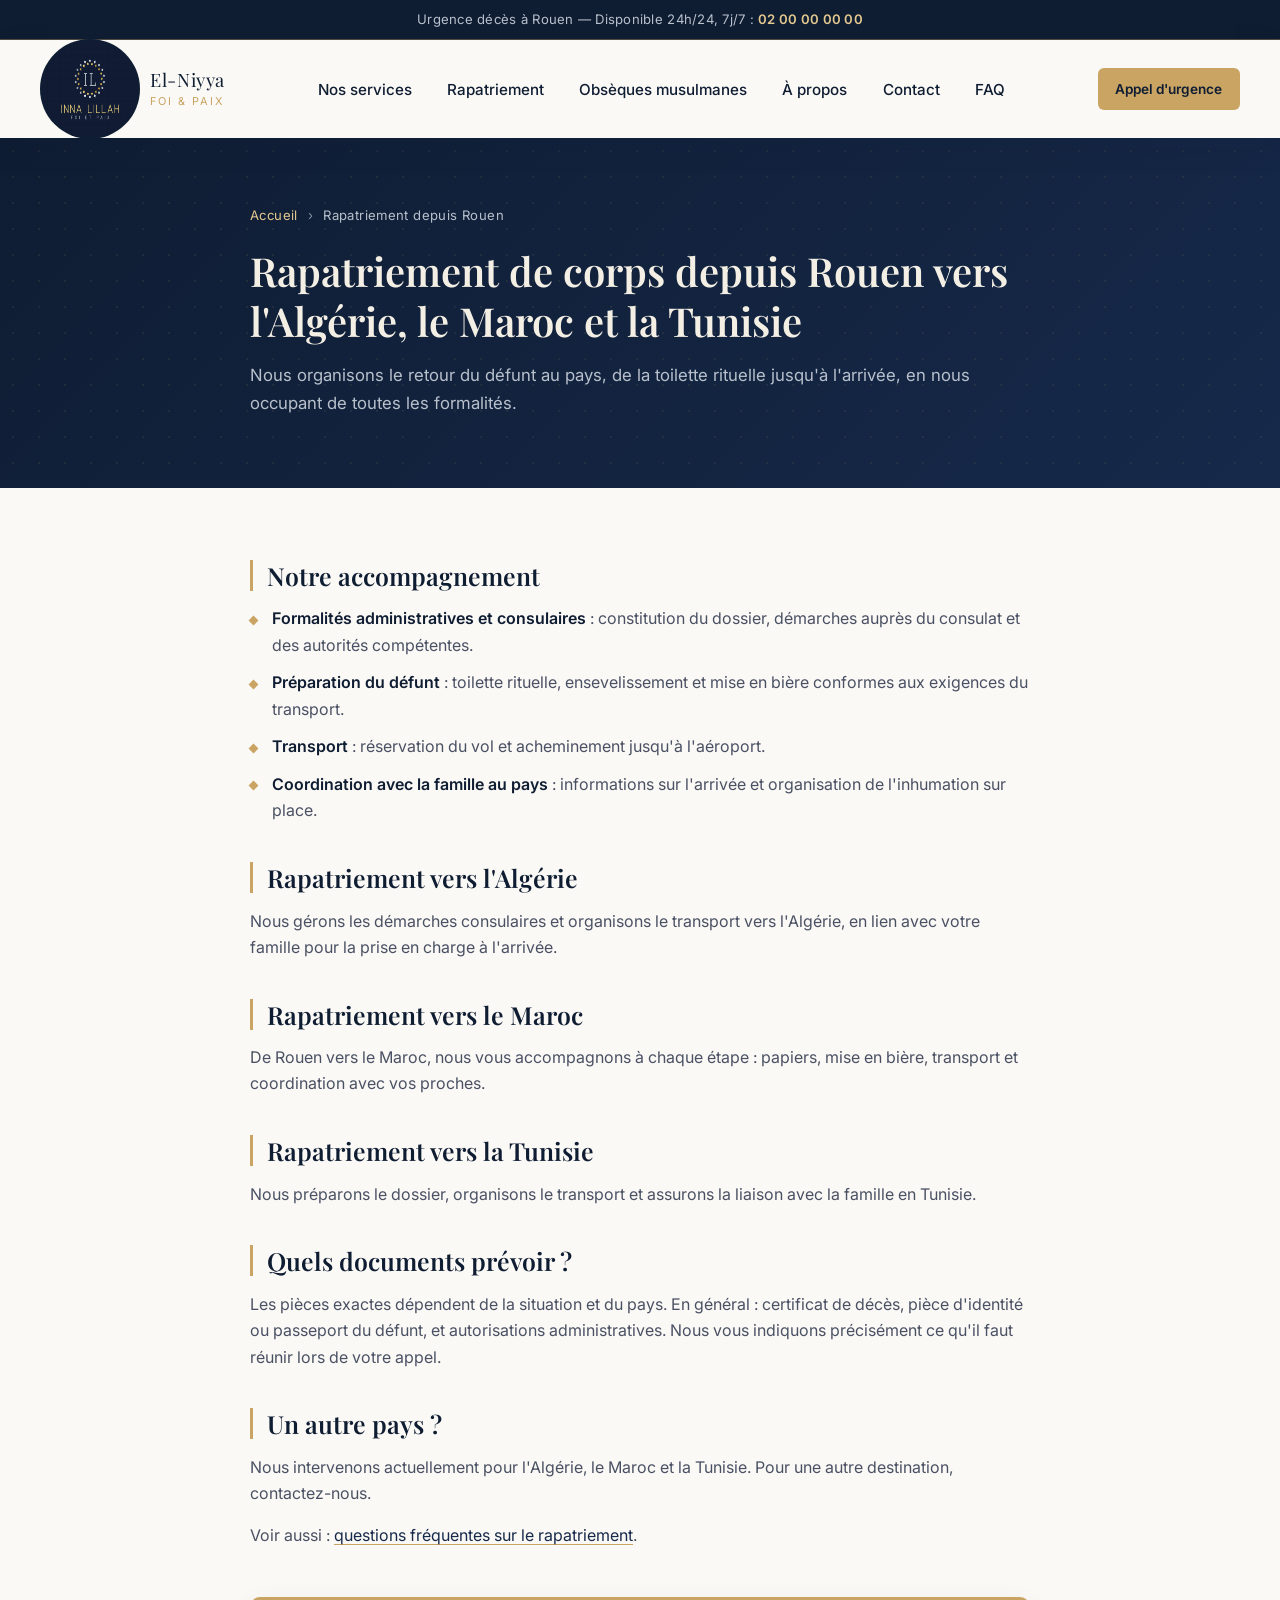
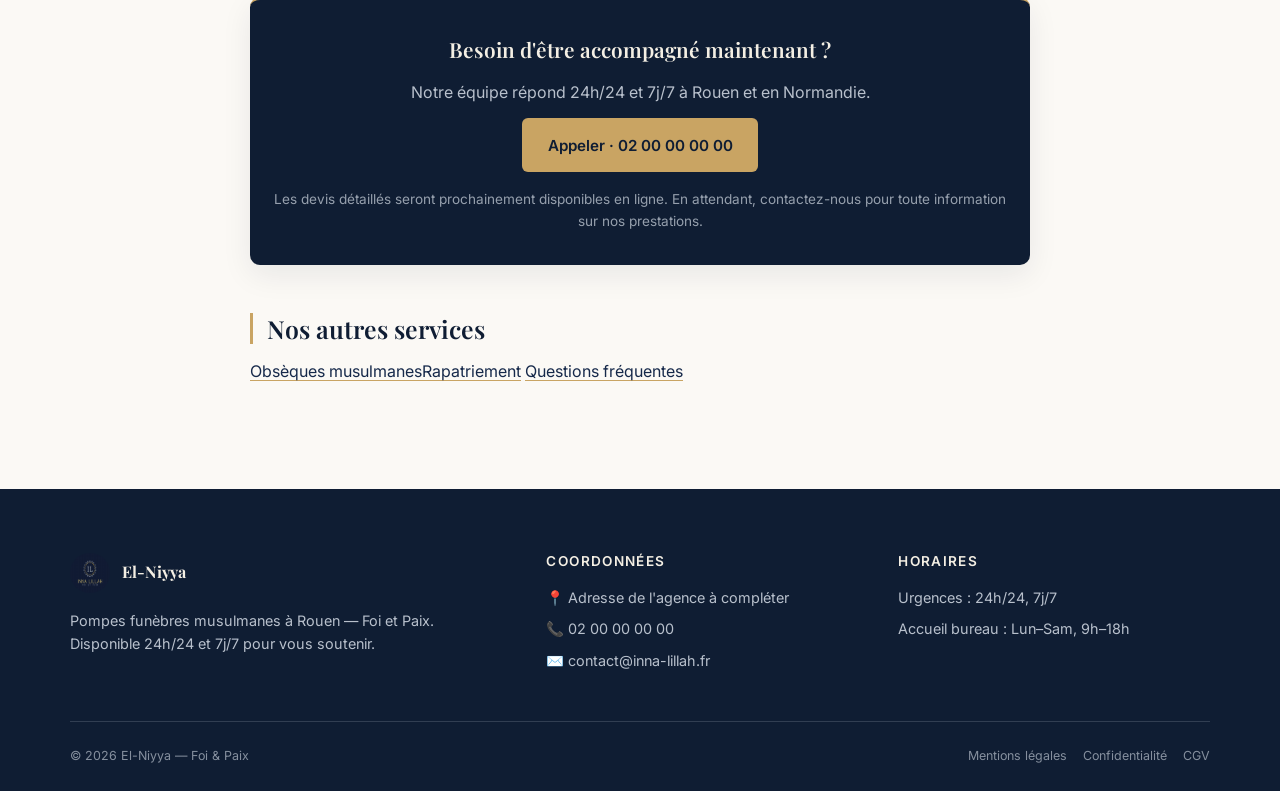
<file: rapatriement.html>
<!DOCTYPE html>
<html lang="fr">
<head>
<meta charset="UTF-8">
<meta name="viewport" content="width=device-width, initial-scale=1.0">
<title>Rapatriement de corps Algérie, Maroc, Tunisie depuis Rouen | El-Niyya</title>
<meta name="description" content="Rapatriement de corps depuis Rouen vers l'Algérie, le Maroc et la Tunisie : démarches consulaires, transport, coordination avec la famille. El-Niyya, 24h/24.">
<meta name="robots" content="index, follow">
<link rel="canonical" href="https://www.el-niyya.fr/rapatriement-algerie-maroc-tunisie-rouen.html">
<meta property="og:type" content="website">
<meta property="og:url" content="https://www.el-niyya.fr/rapatriement.html">
<meta property="og:title" content="Rapatriement de corps Algérie, Maroc, Tunisie depuis Rouen | El-Niyya">
<meta property="og:description" content="Rapatriement de corps depuis Rouen vers l'Algérie, le Maroc et la Tunisie : démarches consulaires, transport, coordination avec la famille. El-Niyya, 24h/24.">
<meta property="og:title" content="FAQ obsèques musulmanes et rapatriement à Rouen | El-Niyya">
<meta property="og:image" content="https://www.el-niyya.fr/assets/logo-el-niyya.png">
<meta property="og:locale" content="fr_FR">
<meta property="og:site_name" content="El-Niyya">
<link rel="icon" type="image/png" href="/assets/logo-el-niyya.png">
<link rel="apple-touch-icon" href="/assets/logo-el-niyya.png">
<link rel="preconnect" href="https://fonts.googleapis.com">
<link rel="preconnect" href="https://fonts.gstatic.com" crossorigin>
<link href="https://fonts.googleapis.com/css2?family=Playfair+Display:wght@500;600;700&family=Inter:wght@300;400;500;600&display=swap" rel="stylesheet">
<script type="application/ld+json">{"@context": "https://schema.org", "@type": "FAQPage", "mainEntity": [{"@type": "Question", "name": "Que faire en premier lorsqu'un proche décède ?", "acceptedAnswer": {"@type": "Answer", "text": "Si le décès a lieu à domicile, faites constater le décès par un médecin, qui établit le certificat de décès. Appelez-nous ensuite à toute heure : nous vous guidons et organisons la prise en charge du défunt. Si le décès a lieu à l'hôpital ou en maison de retraite, l'établissement vous indiquera les démarches, et vous pouvez nous contacter directement."}}, {"@type": "Question", "name": "Quel est le délai d'inhumation en France ?", "acceptedAnswer": {"@type": "Answer", "text": "En principe, l'inhumation doit avoir lieu dans les six jours suivant le décès, dimanches et jours fériés non compris. Une dérogation est possible dans certains cas, notamment en cas de rapatriement. Nous vous précisons les délais applicables à votre situation."}}, {"@type": "Question", "name": "Comment se déroule la toilette rituelle (Al-Ghusl) ?", "acceptedAnswer": {"@type": "Answer", "text": "Le défunt est lavé avec soin et pudeur, selon la Sunna, par des personnes du même sexe, puis enveloppé dans le linceul (kafan). Retrouvez le détail sur notre page <a href='/toilette-rituelle-rouen.html'>toilette rituelle à Rouen</a>."}}, {"@type": "Question", "name": "La famille peut-elle participer à la toilette ?", "acceptedAnswer": {"@type": "Answer", "text": "Selon vos souhaits et les possibilités, des proches peuvent y participer ou y assister. Nous en discutons ensemble, sans rien imposer."}}, {"@type": "Question", "name": "Qu'est-ce que la salat janaza ?", "acceptedAnswer": {"@type": "Answer", "text": "C'est la prière funéraire, accomplie collectivement avant l'inhumation. Elle se fait généralement debout, sans prosternation. Nous coordonnons avec vous le lieu et l'horaire."}}, {"@type": "Question", "name": "La crémation est-elle possible pour un musulman ?", "acceptedAnswer": {"@type": "Answer", "text": "Non. La tradition musulmane prescrit l'inhumation et interdit la crémation. Nos prestations respectent ce principe."}}, {"@type": "Question", "name": "Peut-on inhumer en France ou faut-il rapatrier ?", "acceptedAnswer": {"@type": "Answer", "text": "C'est le choix de la famille. Certaines familles inhument à Rouen ou en Normandie, d'autres rapatrient le défunt au pays. Nous vous accompagnons dans les deux cas."}}, {"@type": "Question", "name": "Vers quels pays rapatriez-vous ?", "acceptedAnswer": {"@type": "Answer", "text": "Actuellement vers l'Algérie, le Maroc et la Tunisie. Consultez notre page <a href='/rapatriement-algerie-maroc-tunisie-rouen.html'>rapatriement depuis Rouen</a>. Pour un autre pays, contactez-nous."}}, {"@type": "Question", "name": "Quels documents faut-il pour un rapatriement ?", "acceptedAnswer": {"@type": "Answer", "text": "En général : le certificat de décès, une pièce d'identité ou le passeport du défunt, et les autorisations administratives. La liste exacte dépend du pays et de la situation ; nous vous la précisons dès votre appel."}}, {"@type": "Question", "name": "Combien de temps faut-il pour un rapatriement ?", "acceptedAnswer": {"@type": "Answer", "text": "Le délai dépend des formalités administratives, des disponibilités de vol et du pays de destination. Nous mettons tout en œuvre pour aller le plus vite possible et vous tenons informés à chaque étape."}}, {"@type": "Question", "name": "Combien coûtent vos prestations ?", "acceptedAnswer": {"@type": "Answer", "text": "Le coût dépend des prestations choisies (inhumation en France ou rapatriement, destination, etc.). Nos devis détaillés seront prochainement disponibles en ligne. En attendant, appelez-nous pour obtenir une information claire."}}, {"@type": "Question", "name": "Intervenez-vous en dehors de Rouen ?", "acceptedAnswer": {"@type": "Answer", "text": "Nous intervenons à Rouen, en Seine-Maritime et en Normandie. Contactez-nous pour vérifier votre secteur."}}, {"@type": "Question", "name": "Êtes-vous joignables la nuit et les jours fériés ?", "acceptedAnswer": {"@type": "Answer", "text": "Oui, notre équipe est joignable 24h/24 et 7j/7, jours fériés compris."}}]}</script>
<link rel="stylesheet" href="style.css">
</head>
<body>
<header>
  <div class="top-bar">
    <span>Urgence décès à Rouen — Disponible 24h/24, 7j/7 : <a href="tel:+33200000000"><strong>02 00 00 00 00</strong></a></span>
  </div>
  <nav aria-label="Navigation principale">
    <a href="/" class="brand" aria-label="Retour à l'accueil El-Niyya">
      <img src="logo-inna-lillah.png" alt="Logo El-Niyya, pompes funèbres musulmanes à Rouen" width="55" height="55">
      <span class="brand-text"><span class="nom">El-Niyya</span><br><span class="signature">Foi &amp; Paix</span></span>
    </a>
    <ul class="nav-links" id="menu-mobile">
      <li><a href="index.html#services">Nos services</a></li>
      <li><a href="rapatriement.html">Rapatriement</a></li>
      <li><a href="obseques-musulmanes-rouen.html">Obsèques musulmanes</a></li>
      <li><a href="index.html#apropos">À propos</a></li>
      <li><a href="index.html#contact">Contact</a></li>
      <li><a href="faq.html">FAQ</a></li>
    </ul>
    <div class="nav-actions">
      <a href="tel:+33200000000" class="btn-call">Appel d'urgence</a>
      <button class="btn-menu" id="btn-menu" aria-label="Ouvrir le menu" aria-expanded="false" aria-controls="menu-mobile"><span></span></button>
    </div>
  </nav>
</header>
<main>
<section class="page-hero">
  <div class="container">
    <div class="page-hero-inner">
      <p class="breadcrumb"><a href="/">Accueil</a> <span aria-hidden="true">›</span> Rapatriement depuis Rouen</p>
      <h1>Rapatriement de corps depuis Rouen vers l'Algérie, le Maroc et la Tunisie</h1>
      <p class="page-intro">Nous organisons le retour du défunt au pays, de la toilette rituelle jusqu'à l'arrivée, en nous occupant de toutes les formalités.</p>
    </div>
  </div>
</section>
<section class="page-body">
  <div class="container">
    <div class="page-content">
      <h2>Notre accompagnement</h2>
      <ul>
        <li><strong>Formalités administratives et consulaires</strong> : constitution du dossier, démarches auprès du consulat et des autorités compétentes.</li>
        <li><strong>Préparation du défunt</strong> : toilette rituelle, ensevelissement et mise en bière conformes aux exigences du transport.</li>
        <li><strong>Transport</strong> : réservation du vol et acheminement jusqu'à l'aéroport.</li>
        <li><strong>Coordination avec la famille au pays</strong> : informations sur l'arrivée et organisation de l'inhumation sur place.</li>
      </ul>
      <h2>Rapatriement vers l'Algérie</h2>
      <p>Nous gérons les démarches consulaires et organisons le transport vers l'Algérie, en lien avec votre famille pour la prise en charge à l'arrivée.</p>
      <h2>Rapatriement vers le Maroc</h2>
      <p>De Rouen vers le Maroc, nous vous accompagnons à chaque étape : papiers, mise en bière, transport et coordination avec vos proches.</p>
      <h2>Rapatriement vers la Tunisie</h2>
      <p>Nous préparons le dossier, organisons le transport et assurons la liaison avec la famille en Tunisie.</p>
      <h2>Quels documents prévoir ?</h2>
      <p>Les pièces exactes dépendent de la situation et du pays. En général : certificat de décès, pièce d'identité ou passeport du défunt, et autorisations administratives. Nous vous indiquons précisément ce qu'il faut réunir lors de votre appel.</p>
      <h2>Un autre pays ?</h2>
      <p>Nous intervenons actuellement pour l'Algérie, le Maroc et la Tunisie. Pour une autre destination, contactez-nous.</p>
      <p>Voir aussi : <a href="faq.html">questions fréquentes sur le rapatriement</a>.</p>
      <div class="cta-box">
  <p><strong class="cta-titre">Besoin d'être accompagné maintenant ?</strong></p>
  <p>Notre équipe répond 24h/24 et 7j/7 à Rouen et en Normandie.</p>
  <p><a href="tel:+33200000000" class="btn-primary">Appeler · 02 00 00 00 00</a></p>
  <p class="cta-note">Les devis détaillés seront prochainement disponibles en ligne. En attendant, contactez-nous pour toute information sur nos prestations.</p>
</div>
      <h2>Nos autres services</h2>
      <p class="liens-services"><a href="obseques-musulmanes-rouen.html">Obsèques musulmanes</a><a href="rapatriement.html">Rapatriement</a> <a href="faq.html">Questions fréquentes</a></p>
    </div>
  </div>
</section>
</main>
<!-- ===================== PIED DE PAGE ===================== -->
<footer id="contact">
  <div class="container">
    <div class="footer-grid">

      <div class="footer-col">
        <div class="footer-brand">
          <img src="logo-inna-lillah.png" alt="Logo Inna Lillah" width="40" height="40">
          <strong style="color:var(--sable); font-family:'Playfair Display',serif;">El-Niyya</strong>
        </div>
        <p>Pompes funèbres musulmanes à Rouen — Foi et Paix. Disponible 24h/24 et 7j/7 pour vous soutenir.</p>
      </div>

      <div class="footer-col">
        <h4>Coordonnées</h4>
        <ul>
          <li>📍 Adresse de l'agence à compléter</li>
          <li>📞 <a href="tel:+33200000000">02 00 00 00 00</a></li>
          <li>✉️ <a href="mailto:contact@inna-lillah.fr">contact@inna-lillah.fr</a></li>
        </ul>
      </div>

      <div class="footer-col">
        <h4>Horaires</h4>
        <ul>
          <li>Urgences : 24h/24, 7j/7</li>
          <li>Accueil bureau : Lun–Sam, 9h–18h</li>
        </ul>
      </div>
    </div>

    <div class="footer-bottom">
      <span>&copy; <span id="annee-courante">2026</span> El-Niyya — Foi &amp; Paix</span>
      <nav aria-label="Liens légaux">
        <a href="/mentions-legales.html">Mentions légales</a>
        <a href="/politique-confidentialite.html">Confidentialité</a>
        <a href="/cgv.html">CGV</a>
      </nav>
    </div>
  </div>
</footer>
<a href="tel:+33200000000" class="appel-flottant" aria-label="Appeler El-Niyya en urgence"><svg aria-hidden="true" viewBox="0 0 24 24" fill="none" stroke="currentColor" stroke-width="1.8"><path d="M22 16.92v3a2 2 0 0 1-2.18 2 19.79 19.79 0 0 1-8.63-3.07 19.5 19.5 0 0 1-6-6 19.79 19.79 0 0 1-3.07-8.67A2 2 0 0 1 4.11 2h3a2 2 0 0 1 2 1.72c.13.96.36 1.9.68 2.81a2 2 0 0 1-.45 2.11L8.09 9.91a16 16 0 0 0 6 6l1.27-1.27a2 2 0 0 1 2.11-.45c.91.32 1.85.55 2.81.68A2 2 0 0 1 22 16.92Z"/></svg></a>
<script src="script.js" defer></script>
</body>
</html>
</file>
<file: style.css>
/* =====================================================================
   1. VARIABLES & RESET
   Palette dérivée du logo : bleu nuit profond, doré, argenté, sable.
   ===================================================================== */
:root{
  --bleu-nuit:      #0f1d33;   /* fond principal sombre, identique au logo */
  --bleu-nuit-2:     #16294a;  /* dégradé / variante plus claire */
  --or:              #c9a463;  /* doré du logo */
  --or-clair:        #e3c98f;
  --argent:          #b8c0cc;  /* argenté du logo */
  --sable:           #f4efe4;  /* fond clair chaleureux (jamais blanc pur) */
  --blanc-casse:     #fbf9f5;
  --gris-texte:      #4a5164;
  --gris-clair:      #eef0f3;
  --ombre:           0 10px 30px rgba(15,29,51,0.08);
  --transition:      0.35s cubic-bezier(.4,0,.2,1);
}

*,*::before,*::after{ box-sizing:border-box; margin:0; padding:0; }

html{ scroll-behavior:smooth; }

body{
  font-family:'Inter', sans-serif;
  color:var(--gris-texte);
  background:var(--blanc-casse);
  line-height:1.65;
  -webkit-font-smoothing:antialiased;
}

img{ max-width:100%; display:block; }

a{ color:inherit; text-decoration:none; }

h1,h2,h3,h4{
  font-family:'Playfair Display', serif;
  color:var(--bleu-nuit);
  line-height:1.25;
  font-weight:600;
}

.container{
  width:100%;
  max-width:1180px;
  margin-inline:auto;
  padding-inline:1.25rem;
}

/* Respect des préférences de réduction de mouvement */
@media (prefers-reduced-motion: reduce){
  *{ animation-duration:0.01ms !important; transition-duration:0.01ms !important; scroll-behavior:auto !important; }
}

.eyebrow{
  display:inline-flex;
  align-items:center;
  gap:.5rem;
  font-size:.75rem;
  letter-spacing:.14em;
  text-transform:uppercase;
  color:var(--or);
  font-weight:600;
  margin-bottom:.75rem;
}
.eyebrow::before{
  content:"";
  width:18px; height:1px;         
  background:var(--or);
  display:inline-block;
}                                               
.eyebrow::after{
  content:"";
  width:18px; height:1px;         
  background:var(--or);
  display:inline-block;
}  
/* =====================================================================
   2. SIGNATURE VISUELLE — motif "couronne d'étoiles"
   Élément décoratif ré-employé du logo (cercle d'étoiles dorées/argentées),
   utilisé comme séparateur discret entre les sections plutôt qu'une simple
   ligne, pour ancrer l'identité visuelle sur toute la page.
   ===================================================================== */
.motif-etoiles{
  width:56px; height:56px;
  margin:0 auto 1.25rem;
  opacity:.9;
}

.separateur{
  display:flex;
  align-items:center;
  justify-content:center;
  padding:2.5rem 0;
}
.separateur svg{ width:34px; height:34px; opacity:.55; }

/* =====================================================================
   3. EN-TÊTE / NAVIGATION
   ===================================================================== */
.top-bar{
  background:var(--bleu-nuit);
  color:var(--argent);
  text-align:center;
  padding:.55rem 1rem;
  font-size:.82rem;
  letter-spacing:.02em;
  border-bottom:1px solid rgba(201,164,99,.35);
}
.top-bar strong{ color:var(--or-clair); font-weight:600; }
.top-bar a{ color:inherit; }

header{
  position:sticky; top:0; z-index:50;
}

nav{
  display:flex;
  align-items:center;
  justify-content:space-between;
  gap:1rem;
  padding:.0rem 1.25rem;
  background:var(--blanc-casse);
  box-shadow:var(--ombre);
  transition:padding var(--transition);
}

.brand{
  display:flex;
  align-items:center;
  gap:.65rem;
}
.brand img{
  height:100px; width:100px;
  border-radius:50%;
  background:var(--bleu-nuit); /* le logo garde son fond bleu nuit d'origine */
  padding:2px;
  margin: -1px 0 -1px 0;
}
.brand-text{ line-height:1.1; }
.brand-text .nom{
  font-family:'Playfair Display', serif;
  font-size:1.15rem;
  color:var(--bleu-nuit);
  letter-spacing:.03em;
}
.brand-text .signature{
  font-size:.68rem;
  letter-spacing:.18em;
  text-transform:uppercase;
  color:var(--or);
}

/* Menu mobile : caché par défaut, Mobile-First */
.nav-links{
  list-style:none;
  position:fixed;
  inset:0 0 0 30%;
  background:var(--bleu-nuit);
  display:flex;
  flex-direction:column;
  align-items:flex-start;
  justify-content:center;
  gap:2rem;
  padding:2rem;
  transform:translateX(100%);
  transition:transform var(--transition);
  z-index:60;
}
.nav-links.ouvert{ transform:translateX(0); }
.nav-links a{
  color:var(--sable);
  font-size:1.1rem;
  font-weight:500;
  position:relative;
}
.nav-links a::after{
  content:"";
  position:absolute; left:0; bottom:-4px;
  width:0; height:1px; background:var(--or);
  transition:width var(--transition);
}
.nav-links a:hover::after,
.nav-links a:focus-visible::after{ width:100%; }

.nav-actions{ display:flex; align-items:center; gap:.75rem; }

.btn-menu{
  background:none; border:none; cursor:pointer;
  width:40px; height:40px;
  display:flex; align-items:center; justify-content:center;
  z-index:70;
}
.btn-menu span, .btn-menu span::before, .btn-menu span::after{
  content:""; display:block;
  width:22px; height:2px;
  background:var(--bleu-nuit);
  position:relative;
  transition:var(--transition);
}
.btn-menu span::before{ position:absolute; top:-7px; }
.btn-menu span::after{ position:absolute; top:7px; }
.btn-menu.actif span{ background:transparent; }
.btn-menu.actif span::before{ top:0; transform:rotate(45deg); background:var(--sable); }
.btn-menu.actif span::after{ top:0; transform:rotate(-45deg); background:var(--sable); }

.btn-call{
  background:var(--or);
  color:var(--bleu-nuit);
  padding:.6rem 1.1rem;
  border-radius:6px;
  font-weight:600;
  font-size:.85rem;
  white-space:nowrap;
  transition:background var(--transition), transform var(--transition);
}
.btn-call:hover, .btn-call:focus-visible{ background:var(--or-clair); transform:translateY(-2px); }

/* =====================================================================
   4. HÉRO
   ===================================================================== */
.hero{
  position:relative;
  background:
    linear-gradient(180deg, rgba(15,29,51,.92), rgba(15,29,51,.86)),
    url('https://images.unsplash.com/photo-1518116242335-502a8b9e6931?auto=format&fit=crop&q=80') center/cover;
  color:var(--sable);
  padding:4.5rem 1.25rem 5rem;
  overflow:hidden;
}
.hero::before{ /* motif d'étoiles en filigrane, écho du logo */
  content:"";
  position:absolute; inset:0;
  background-image:radial-gradient(rgba(201,164,99,.18) 1px, transparent 1px);
  background-size:26px 26px;
  opacity:.5;
  pointer-events:none;
}
.hero-content{
  position:relative;
  max-width:640px;
  margin-inline:auto;
  text-align:center;
}
.hero-content h1{
  color:var(--sable);
  font-size:clamp(2rem, 6vw, 3rem);
  margin-bottom:1.1rem;
}
.hero-content p{
  font-size:1.05rem;
  color:var(--argent);
  margin-bottom:2rem;
}
.hero-btns{
  display:flex; flex-direction:column; gap:.9rem;
}
.btn-primary, .btn-outline{
  padding:.9rem 1.6rem;
  border-radius:6px;
  font-weight:600;
  font-size:.95rem;
  transition:transform var(--transition), background var(--transition), box-shadow var(--transition);
  display:inline-block;
}
.btn-primary{
  background:var(--or);
  color:var(--bleu-nuit);
}
.btn-primary:hover, .btn-primary:focus-visible{
  background:var(--or-clair);
  box-shadow:0 8px 20px rgba(201,164,99,.35);
  transform:translateY(-2px);
}
.btn-outline{
  border:1px solid var(--argent);
  color:var(--sable);
}
.btn-outline:hover, .btn-outline:focus-visible{
  background:rgba(255,255,255,.08);
  transform:translateY(-2px);
}

/* =====================================================================
   5. SECTIONS GÉNÉRIQUES
   ===================================================================== */
section{ padding:4.5rem 0; }

.section-title{
  text-align:center;
  font-size:clamp(1.6rem, 4vw, 2.1rem);
  margin-bottom:.75rem;
}
.section-intro{
  text-align:center;
  max-width:560px;
  margin:0 auto 3rem;
  color:var(--gris-texte);
}
.header-section{ text-align:center; }

/* Services */
.services{ background:var(--gris-clair); }
.services-grid{
  display:grid;
  grid-template-columns:1fr;
  gap:1.5rem;
}
.card{
  background:var(--blanc-casse);
  padding:2.3rem 1.8rem;
  border-radius:10px;
  text-align:center;
  box-shadow:var(--ombre);
  border-top:3px solid var(--or);
  transition:transform var(--transition), box-shadow var(--transition);
  opacity:0; transform:translateY(24px);
}
.card.visible{ opacity:1; transform:translateY(0); }
.card:hover{ transform:translateY(-8px); box-shadow:0 16px 34px rgba(15,29,51,.14); }
.card .icone{
  width:52px; height:52px;
  margin:0 auto 1.2rem;
  color:var(--or);
}
.card h3{ font-size:1.15rem; margin-bottom:.6rem; }
.card p{ font-size:.95rem; }

/* À propos / valeurs */
.apropos{
  background:var(--bleu-nuit);
  color:var(--argent);
}
.apropos .section-title, .apropos h3{ color:var(--sable); }
.apropos-grid{
  display:grid;
  grid-template-columns:1fr;
  gap:2.5rem;
  align-items:center;
}
.apropos-texte p{ margin-bottom:1rem; }
.valeurs{
  display:grid;
  grid-template-columns:1fr;
  gap:1.5rem;
}
.valeur{
  padding:1.4rem;
  border:1px solid rgba(184,192,204,.25);
  border-radius:8px;
  opacity:0; transform:translateY(20px);
  transition:opacity .5s ease, transform .5s ease;
}
.valeur.visible{ opacity:1; transform:translateY(0); }
.valeur h4{
  color:var(--or-clair);
  font-size:1rem;
  margin-bottom:.4rem;
  font-family:'Inter',sans-serif;
  letter-spacing:.03em;
}
.valeur p{ font-size:.9rem; color:var(--argent); }

/* Bande d'urgence */
.bande-urgence{
  background:linear-gradient(90deg, var(--or), var(--or-clair));
  color:var(--bleu-nuit);
  text-align:center;
  padding:2.4rem 1.25rem;
}
.bande-urgence h2{ color:var(--bleu-nuit); font-size:1.4rem; margin-bottom:.6rem; }
.bande-urgence .btn-primary{ background:var(--bleu-nuit); color:var(--sable); margin-top:1rem; }
.bande-urgence .btn-primary:hover{ background:var(--bleu-nuit-2); }

/* =====================================================================
   6. PIED DE PAGE
   ===================================================================== */
footer{
  background:var(--bleu-nuit);
  color:var(--argent);
  padding:4rem 0 1.5rem;
}
.footer-grid{
  display:grid;
  grid-template-columns:1fr;
  gap:2.5rem;
  margin-bottom:2.5rem;
}
.footer-brand{ display:flex; gap:.75rem; align-items:center; margin-bottom:1rem; }
.footer-brand img{ height:40px; width:40px; border-radius:50%; }
.footer-col h4{
  color:var(--sable);
  font-family:'Inter', sans-serif;
  font-size:.85rem;
  text-transform:uppercase;
  letter-spacing:.1em;
  margin-bottom:1rem;
}
.footer-col p, .footer-col li{ font-size:.9rem; margin-bottom:.5rem; color:var(--argent); }
.footer-col ul{ list-style:none; }
.footer-col a:hover{ color:var(--or-clair); }

.footer-form{ display:flex; margin-top:.5rem; }
.footer-form input{
  flex:1;
  padding:.7rem .9rem;
  border:1px solid rgba(184,192,204,.3);
  background:rgba(255,255,255,.04);
  color:var(--sable);
  border-radius:6px 0 0 6px;
  font-size:.9rem;
}
.footer-form input::placeholder{ color:rgba(184,192,204,.6); }
.footer-form button{
  padding:.7rem 1.1rem;
  border:none;
  background:var(--or);
  color:var(--bleu-nuit);
  font-weight:600;
  border-radius:0 6px 6px 0;
  cursor:pointer;
  transition:background var(--transition);
}
.footer-form button:hover{ background:var(--or-clair); }
.form-message{ font-size:.8rem; margin-top:.6rem; color:var(--or-clair); min-height:1.2em; }

.footer-bottom{
  border-top:1px solid rgba(184,192,204,.2);
  padding-top:1.5rem;
  display:flex;
  flex-direction:column;
  gap:.75rem;
  align-items:center;
  text-align:center;
  font-size:.78rem;
  color:rgba(184,192,204,.7);
}
.footer-bottom nav{
  background:none; box-shadow:none; padding:0;
  display:flex; gap:1rem; flex-wrap:wrap; justify-content:center;
}
.footer-bottom nav a:hover{ color:var(--or-clair); }

/* Bouton flottant d'appel — visible en permanence sur mobile */
.appel-flottant{
  position:fixed;
  bottom:1.1rem; right:1.1rem;
  z-index:80;
  background:var(--bleu-nuit);
  color:var(--sable);
  width:56px; height:56px;
  border-radius:50%;
  display:flex; align-items:center; justify-content:center;
  box-shadow:0 10px 24px rgba(15,29,51,.35);
  border:2px solid var(--or);
}
.appel-flottant svg{ width:24px; height:24px; }

/* =====================================================================
   7. RESPONSIVE — TABLETTE (≥640px) & DESKTOP (≥1024px)
   ===================================================================== */
@media (min-width:640px){
  .hero-btns{ flex-direction:row; justify-content:center; }
  .services-grid{ grid-template-columns:repeat(2,1fr); }
  .valeurs{ grid-template-columns:repeat(2,1fr); }
  .footer-grid{ grid-template-columns:repeat(2,1fr); }
  
}
@media (max-width:640px){
.brand img{
    width: 65px;
    height: 65px;
  }
}
@media (min-width:1024px){
  nav{ padding:0rem 2.5rem; }
  .nav-links{
    position:static;
    flex-direction:row;
    background:none;
    transform:none;
    padding:0;
    gap:2.2rem;
  }
  .nav-links a{ color:var(--bleu-nuit); font-size:.95rem; }
  .nav-links a::after{ background:var(--or); }
  .btn-menu{ display:none; }

  .hero{ padding:6rem 1.25rem 7rem; }

  .services-grid{ grid-template-columns:repeat(4,1fr); }
  .apropos-grid{ grid-template-columns:1.1fr 1fr; gap:4rem; }
  .footer-grid{ grid-template-columns:1.4fr 1fr 1fr; }
  .footer-bottom{ flex-direction:row; justify-content:space-between; }
  .appel-flottant{ display:none; } /* la barre d'urgence fixe suffit sur desktop */
}

/* Lien de la page courante dans le menu */
.nav-links a[aria-current="page"]::after{ width:100%; }

/* Bandeau de titre */
.page-hero{
  position:relative;
  background:linear-gradient(135deg, var(--bleu-nuit), var(--bleu-nuit-2));
  color:var(--argent);
  padding:3rem 0 3.2rem;
  overflow:hidden;
}
.page-hero::before{ /* même filigrane d'étoiles que le héro */
  content:"";
  position:absolute; inset:0;
  background-image:radial-gradient(rgba(201,164,99,.18) 1px, transparent 1px);
  background-size:26px 26px;
  opacity:.5;
  pointer-events:none;
}
.page-hero-inner{ position:relative; max-width:780px; margin-inline:auto; }
.page-hero h1{
  color:var(--sable);
  font-size:clamp(1.7rem, 5vw, 2.5rem);
  margin-bottom:1rem;
}
.page-intro{ font-size:1.05rem; color:var(--argent); }

.breadcrumb{ font-size:.82rem; letter-spacing:.03em; margin-bottom:1.2rem; color:var(--argent); }
.breadcrumb a{ color:var(--or-clair); }
.breadcrumb a:hover, .breadcrumb a:focus-visible{ text-decoration:underline; }
.breadcrumb span{ margin:0 .35rem; opacity:.7; }

/* Corps de page */
.page-body{ background:var(--blanc-casse); padding:3.5rem 0 4.5rem; }
.page-content{ max-width:780px; margin-inline:auto; }

.page-content h2{
  font-size:clamp(1.25rem, 3vw, 1.55rem);
  margin:2.4rem 0 .9rem;
  padding-left:.9rem;
  border-left:3px solid var(--or);
}
.page-content h2:first-child{ margin-top:0; }
.page-content p{ margin-bottom:1rem; }
.page-content strong{ color:var(--bleu-nuit); font-weight:600; }

.page-content ul{ list-style:none; margin:0 0 1.2rem; }
.page-content li{ position:relative; padding-left:1.4rem; margin-bottom:.7rem; }
.page-content li::before{
  content:"";
  position:absolute; left:0; top:.7em;
  width:7px; height:7px;
  background:var(--or);
  transform:rotate(45deg);
}

.page-content a:not(.btn-primary){
  color:var(--bleu-nuit-2);
  text-decoration:underline;
  text-decoration-color:var(--or);
  text-underline-offset:3px;
  transition:color var(--transition);
}
.page-content a:not(.btn-primary):hover,
.page-content a:not(.btn-primary):focus-visible{ color:var(--or); }

/* Bloc d'appel à l'action */
.cta-box{
  margin:3rem 0;
  padding:2rem 1.5rem;
  background:var(--bleu-nuit);
  color:var(--argent);
  border-radius:10px;
  border-top:3px solid var(--or);
  text-align:center;
  box-shadow:var(--ombre);
}
.cta-box p{ margin-bottom:.8rem; }
.page-content .cta-box strong, .cta-box .cta-titre{
  display:block;
  font-family:'Playfair Display', serif;
  font-size:1.3rem;
  color:var(--sable);
}
.cta-note{ font-size:.85rem; color:rgba(184,192,204,.8); margin:1rem 0 0 !important; }

/* FAQ (accordéon <details>) */
.faq-item{ border-bottom:1px solid var(--gris-clair); }
.faq-item:first-of-type{ border-top:1px solid var(--gris-clair); }
.faq-item summary{
  list-style:none;
  cursor:pointer;
  display:flex; justify-content:space-between; align-items:center; gap:1rem;
  padding:1.1rem 0;
  font-weight:600;
  color:var(--bleu-nuit);
}
.faq-item summary::-webkit-details-marker{ display:none; }
.faq-item summary::after{
  content:"+";
  flex-shrink:0;
  font-size:1.5rem; line-height:1;
  color:var(--or);
  transition:transform var(--transition);
}
.faq-item[open] summary::after{ transform:rotate(45deg); }
.faq-item summary:focus-visible{ outline:2px solid var(--or); outline-offset:3px; }
.faq-item p{ padding:0 2rem 1.2rem 0; margin:0; }

@media (min-width:1024px){
  .page-hero{ padding:4.2rem 0 4.4rem; }
  .page-body{ padding:4.5rem 0 5.5rem; }
}
</file>
